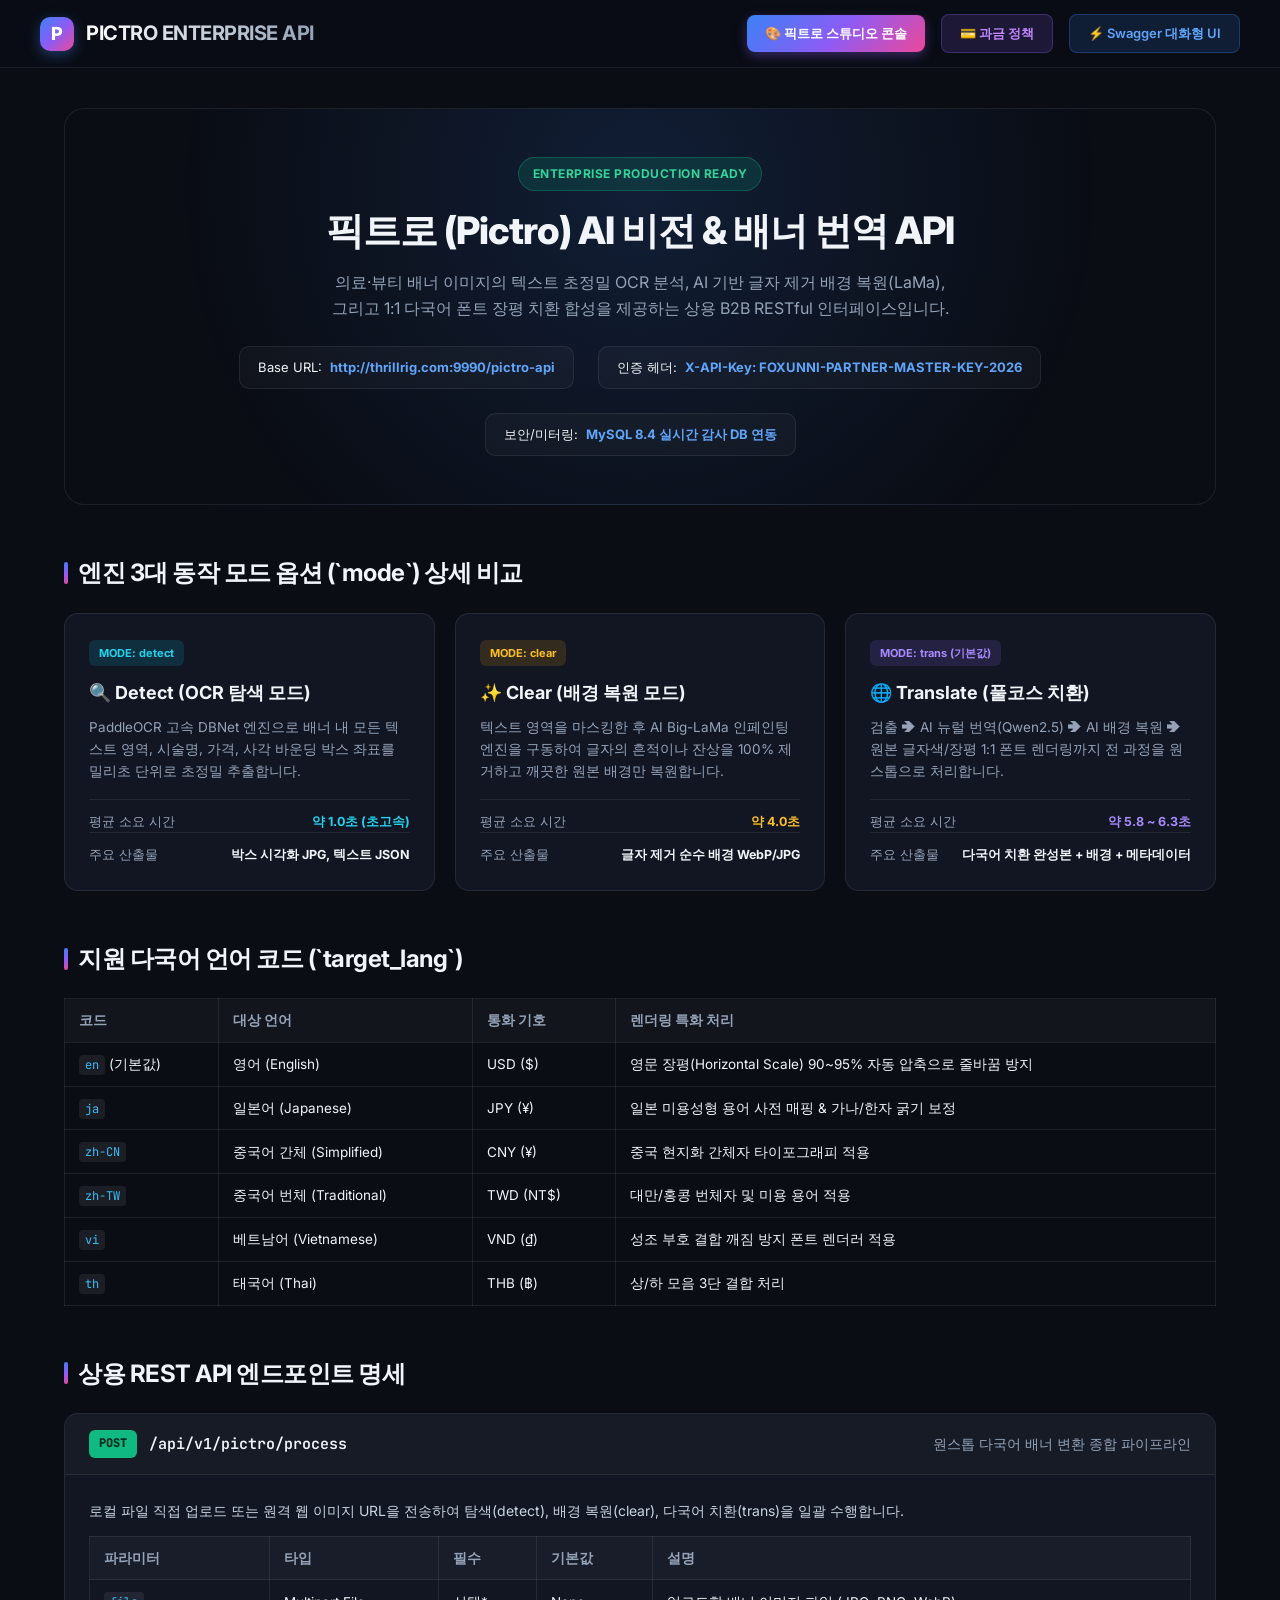
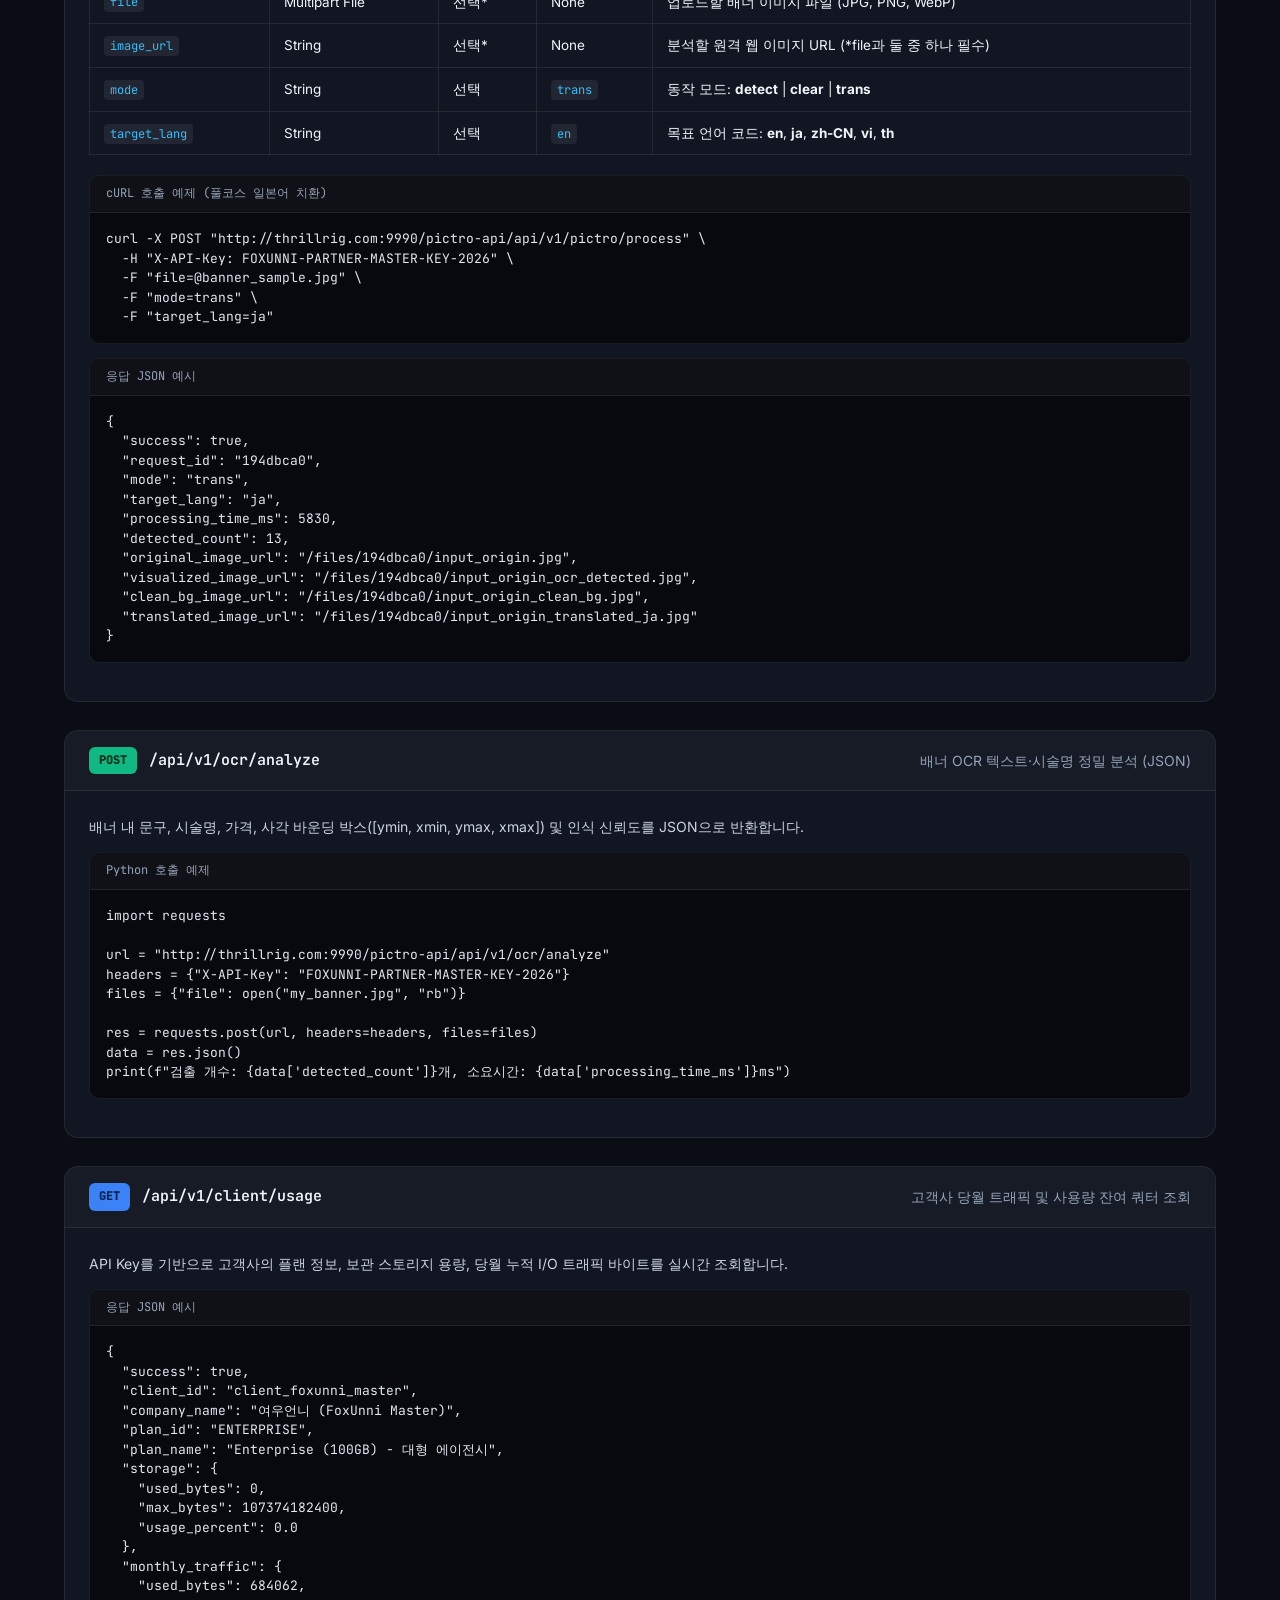
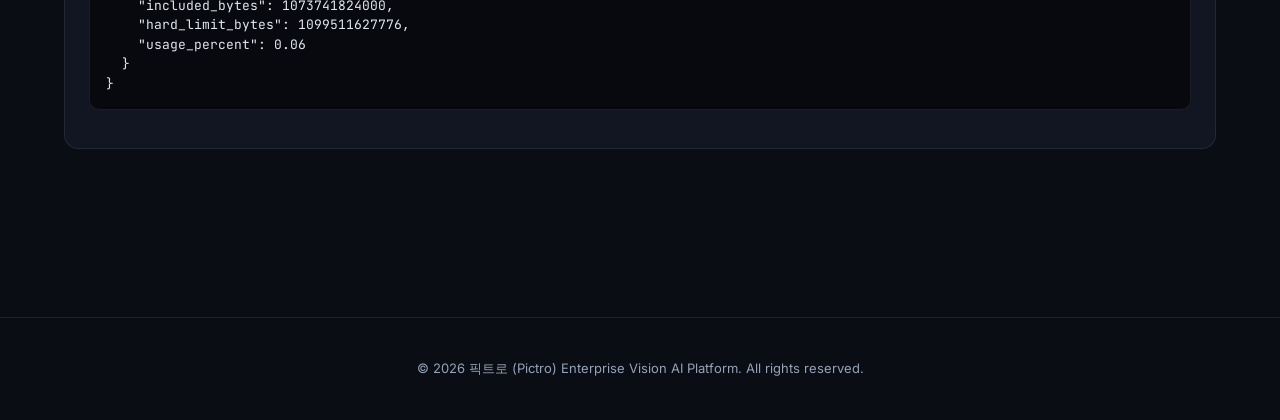
<file: Pictro/Program/Doc/pictro_api_guide.html>
<!DOCTYPE html>
<html lang="ko">
<head>
  <meta charset="UTF-8">
  <meta name="viewport" content="width=device-width, initial-scale=1.0">
  <title>픽트로 (Pictro) Enterprise REST API 공식 연동 매뉴얼</title>
  <link rel="preconnect" href="https://fonts.googleapis.com">
  <link rel="preconnect" href="https://fonts.gstatic.com" crossorigin>
  <link href="https://fonts.googleapis.com/css2?family=Inter:wght@300;400;500;600;700;800&family=JetBrains+Mono:wght@400;500;600&display=swap" rel="stylesheet">
  <style>
    :root {
      --bg-primary: #0a0d14;
      --bg-secondary: #111622;
      --bg-card: rgba(22, 28, 42, 0.7);
      --bg-code: #07090e;
      --border-color: rgba(255, 255, 255, 0.08);
      --border-highlight: rgba(79, 140, 255, 0.3);
      --text-main: #f1f5f9;
      --text-muted: #94a3b8;
      --accent-blue: #3b82f6;
      --accent-purple: #8b5cf6;
      --accent-cyan: #06b6d4;
      --accent-emerald: #10b981;
      --accent-amber: #f59e0b;
      --accent-rose: #f43f5e;
      --gradient-brand: linear-gradient(135deg, #3b82f6 0%, #8b5cf6 50%, #ec4899 100%);
    }

    * { box-sizing: border-box; margin: 0; padding: 0; }
    body {
      font-family: 'Inter', -apple-system, sans-serif;
      background-color: var(--bg-primary);
      color: var(--text-main);
      line-height: 1.65;
      padding: 0;
      margin: 0;
      overflow-x: hidden;
    }

    /* Top Navigation */
    .top-nav {
      position: sticky;
      top: 0;
      z-index: 100;
      backdrop-filter: blur(16px);
      background: rgba(10, 13, 20, 0.85);
      border-bottom: 1px solid var(--border-color);
      display: flex;
      justify-content: space-between;
      align-items: center;
      padding: 14px 40px;
    }
    .brand-wrap {
      display: flex;
      align-items: center;
      gap: 12px;
      text-decoration: none;
    }
    .brand-logo {
      width: 34px;
      height: 34px;
      border-radius: 10px;
      background: var(--gradient-brand);
      display: flex;
      align-items: center;
      justify-content: center;
      font-weight: 800;
      font-size: 18px;
      color: #fff;
      box-shadow: 0 4px 14px rgba(59, 130, 246, 0.4);
    }
    .brand-text {
      font-size: 20px;
      font-weight: 700;
      letter-spacing: -0.5px;
      background: linear-gradient(90deg, #ffffff, #94a3b8);
      -webkit-background-clip: text;
      -webkit-text-fill-color: transparent;
    }
    .nav-links {
      display: flex;
      gap: 16px;
      align-items: center;
    }
    .nav-btn {
      padding: 8px 18px;
      border-radius: 8px;
      font-size: 13px;
      font-weight: 600;
      text-decoration: none;
      transition: all 0.2s ease;
    }
    .btn-swagger {
      background: rgba(59, 130, 246, 0.15);
      color: #60a5fa;
      border: 1px solid rgba(59, 130, 246, 0.3);
    }
    .btn-swagger:hover {
      background: rgba(59, 130, 246, 0.25);
      border-color: #60a5fa;
      transform: translateY(-1px);
    }
    .btn-studio {
      background: var(--gradient-brand);
      color: #fff;
      border: none;
      box-shadow: 0 4px 12px rgba(139, 92, 246, 0.35);
    }
    .btn-studio:hover {
      opacity: 0.95;
      transform: translateY(-1px);
    }

    /* Container */
    .container {
      max-width: 1200px;
      margin: 0 auto;
      padding: 40px 24px 80px 24px;
    }

    /* Hero Banner */
    .hero-box {
      text-align: center;
      padding: 48px 20px;
      background: radial-gradient(circle at 50% 20%, rgba(59, 130, 246, 0.15) 0%, transparent 70%);
      border-radius: 20px;
      border: 1px solid var(--border-color);
      margin-bottom: 40px;
    }
    .hero-badge {
      display: inline-block;
      padding: 6px 14px;
      border-radius: 30px;
      background: rgba(16, 185, 129, 0.15);
      color: #34d399;
      font-size: 12px;
      font-weight: 700;
      letter-spacing: 0.5px;
      margin-bottom: 16px;
      border: 1px solid rgba(16, 185, 129, 0.3);
    }
    .hero-title {
      font-size: 38px;
      font-weight: 800;
      letter-spacing: -1px;
      margin-bottom: 14px;
      line-height: 1.25;
    }
    .hero-sub {
      color: var(--text-muted);
      font-size: 16px;
      max-width: 720px;
      margin: 0 auto 24px auto;
    }
    .key-info-bar {
      display: flex;
      justify-content: center;
      gap: 24px;
      flex-wrap: wrap;
    }
    .key-item {
      background: rgba(255, 255, 255, 0.03);
      border: 1px solid var(--border-color);
      padding: 10px 18px;
      border-radius: 10px;
      font-size: 13px;
      display: flex;
      gap: 8px;
      align-items: center;
    }
    .key-item strong { color: #60a5fa; }

    /* Section */
    .section-title {
      font-size: 24px;
      font-weight: 700;
      margin: 48px 0 20px 0;
      display: flex;
      align-items: center;
      gap: 10px;
      letter-spacing: -0.5px;
    }
    .section-title::before {
      content: "";
      width: 4px;
      height: 22px;
      background: var(--gradient-brand);
      border-radius: 2px;
    }

    /* Cards Grid */
    .grid-3 {
      display: grid;
      grid-template-columns: repeat(auto-fit, minmax(320px, 1fr));
      gap: 20px;
      margin-bottom: 30px;
    }
    .card {
      background: var(--bg-card);
      border: 1px solid var(--border-color);
      border-radius: 14px;
      padding: 24px;
      transition: all 0.25s ease;
      position: relative;
      overflow: hidden;
    }
    .card:hover {
      border-color: var(--border-highlight);
      transform: translateY(-2px);
      box-shadow: 0 10px 30px rgba(0, 0, 0, 0.4);
    }
    .card-badge {
      display: inline-block;
      padding: 4px 10px;
      border-radius: 6px;
      font-size: 11px;
      font-weight: 700;
      margin-bottom: 12px;
    }
    .badge-detect { background: rgba(6, 182, 212, 0.15); color: #22d3ee; }
    .badge-clear { background: rgba(245, 158, 11, 0.15); color: #fbbf24; }
    .badge-trans { background: rgba(139, 92, 246, 0.15); color: #a78bfa; }
    .card-title {
      font-size: 18px;
      font-weight: 700;
      margin-bottom: 8px;
    }
    .card-desc {
      color: var(--text-muted);
      font-size: 13.5px;
      margin-bottom: 16px;
      min-height: 60px;
    }
    .card-stat {
      display: flex;
      justify-content: space-between;
      border-top: 1px solid var(--border-color);
      padding-top: 12px;
      font-size: 12.5px;
      color: #94a3b8;
    }
    .stat-val { font-weight: 700; color: #f1f5f9; }

    /* Endpoint Block */
    .endpoint-block {
      background: var(--bg-secondary);
      border: 1px solid var(--border-color);
      border-radius: 14px;
      margin-bottom: 28px;
      overflow: hidden;
    }
    .endpoint-header {
      padding: 16px 24px;
      background: rgba(255, 255, 255, 0.02);
      border-bottom: 1px solid var(--border-color);
      display: flex;
      justify-content: space-between;
      align-items: center;
      flex-wrap: wrap;
      gap: 12px;
    }
    .ep-left {
      display: flex;
      align-items: center;
      gap: 12px;
    }
    .method-tag {
      padding: 4px 10px;
      border-radius: 6px;
      font-size: 12px;
      font-weight: 800;
      font-family: 'JetBrains Mono', monospace;
    }
    .method-post { background: #10b981; color: #042f1f; }
    .method-get { background: #3b82f6; color: #08244f; }
    .ep-path {
      font-family: 'JetBrains Mono', monospace;
      font-size: 15px;
      font-weight: 600;
      color: #f1f5f9;
    }
    .ep-title {
      color: var(--text-muted);
      font-size: 14px;
    }
    .endpoint-body {
      padding: 24px;
    }
    .param-table {
      width: 100%;
      border-collapse: collapse;
      margin: 14px 0 20px 0;
      font-size: 13.5px;
    }
    .param-table th, .param-table td {
      padding: 10px 14px;
      border: 1px solid var(--border-color);
      text-align: left;
    }
    .param-table th {
      background: rgba(255, 255, 255, 0.03);
      color: #94a3b8;
      font-weight: 600;
    }
    .code-tag {
      font-family: 'JetBrains Mono', monospace;
      background: rgba(255, 255, 255, 0.07);
      padding: 2px 6px;
      border-radius: 4px;
      font-size: 12px;
      color: #38bdf8;
    }

    /* Code Box */
    .code-container {
      background: var(--bg-code);
      border: 1px solid var(--border-color);
      border-radius: 10px;
      margin: 14px 0;
      overflow: hidden;
    }
    .code-header {
      background: rgba(255, 255, 255, 0.03);
      padding: 8px 16px;
      display: flex;
      justify-content: space-between;
      align-items: center;
      font-size: 12px;
      color: var(--text-muted);
      font-family: 'JetBrains Mono', monospace;
      border-bottom: 1px solid var(--border-color);
    }
    pre {
      padding: 16px;
      overflow-x: auto;
      font-family: 'JetBrains Mono', monospace;
      font-size: 13px;
      color: #e2e8f0;
      line-height: 1.5;
    }

    /* Footer */
    footer {
      text-align: center;
      padding: 40px 20px;
      color: var(--text-muted);
      font-size: 13px;
      border-top: 1px solid var(--border-color);
      margin-top: 60px;
    }
  </style>
</head>
<body>

  <!-- Top Nav -->
  <nav class="top-nav">
    <a href="/pictro-api/guide" class="brand-wrap">
      <div class="brand-logo">P</div>
      <div class="brand-text">PICTRO ENTERPRISE API</div>
    </a>
    <div class="nav-links">
      <a href="/pictro/" target="_blank" class="nav-btn btn-studio">🎨 픽트로 스튜디오 콘솔</a>
      <a href="/pictro-api/billing" class="nav-btn" style="background: rgba(139, 92, 246, 0.15); color: #c084fc; border: 1px solid rgba(139, 92, 246, 0.3);">💳 과금 정책</a>
      <a href="/pictro-api/docs" target="_blank" class="nav-btn btn-swagger">⚡ Swagger 대화형 UI</a>
    </div>
  </nav>

  <div class="container">
    <!-- Hero Box -->
    <div class="hero-box">
      <div class="hero-badge">ENTERPRISE PRODUCTION READY</div>
      <h1 class="hero-title">픽트로 (Pictro) AI 비전 & 배너 번역 API</h1>
      <p class="hero-sub">
        의료·뷰티 배너 이미지의 텍스트 초정밀 OCR 분석, AI 기반 글자 제거 배경 복원(LaMa),<br>
        그리고 1:1 다국어 폰트 장평 치환 합성을 제공하는 상용 B2B RESTful 인터페이스입니다.
      </p>
      <div class="key-info-bar">
        <div class="key-item">Base URL: <strong>http://thrillrig.com:9990/pictro-api</strong></div>
        <div class="key-item">인증 헤더: <strong>X-API-Key: FOXUNNI-PARTNER-MASTER-KEY-2026</strong></div>
        <div class="key-item">보안/미터링: <strong>MySQL 8.4 실시간 감사 DB 연동</strong></div>
      </div>
    </div>

    <!-- 3 Core Modes -->
    <h2 class="section-title">엔진 3대 동작 모드 옵션 (`mode`) 상세 비교</h2>
    <div class="grid-3">
      <div class="card">
        <span class="card-badge badge-detect">MODE: detect</span>
        <h3 class="card-title">🔍 Detect (OCR 탐색 모드)</h3>
        <p class="card-desc">
          PaddleOCR 고속 DBNet 엔진으로 배너 내 모든 텍스트 영역, 시술명, 가격, 사각 바운딩 박스 좌표를 밀리초 단위로 초정밀 추출합니다.
        </p>
        <div class="card-stat">
          <span>평균 소요 시간</span>
          <span class="stat-val" style="color: #22d3ee;">약 1.0초 (초고속)</span>
        </div>
        <div class="card-stat">
          <span>주요 산출물</span>
          <span class="stat-val">박스 시각화 JPG, 텍스트 JSON</span>
        </div>
      </div>

      <div class="card">
        <span class="card-badge badge-clear">MODE: clear</span>
        <h3 class="card-title">✨ Clear (배경 복원 모드)</h3>
        <p class="card-desc">
          텍스트 영역을 마스킹한 후 AI Big-LaMa 인페인팅 엔진을 구동하여 글자의 흔적이나 잔상을 100% 제거하고 깨끗한 원본 배경만 복원합니다.
        </p>
        <div class="card-stat">
          <span>평균 소요 시간</span>
          <span class="stat-val" style="color: #fbbf24;">약 4.0초</span>
        </div>
        <div class="card-stat">
          <span>주요 산출물</span>
          <span class="stat-val">글자 제거 순수 배경 WebP/JPG</span>
        </div>
      </div>

      <div class="card">
        <span class="card-badge badge-trans">MODE: trans (기본값)</span>
        <h3 class="card-title">🌐 Translate (풀코스 치환)</h3>
        <p class="card-desc">
          검출 ➔ AI 뉴럴 번역(Qwen2.5) ➔ AI 배경 복원 ➔ 원본 글자색/장평 1:1 폰트 렌더링까지 전 과정을 원스톱으로 처리합니다.
        </p>
        <div class="card-stat">
          <span>평균 소요 시간</span>
          <span class="stat-val" style="color: #a78bfa;">약 5.8 ~ 6.3초</span>
        </div>
        <div class="card-stat">
          <span>주요 산출물</span>
          <span class="stat-val">다국어 치환 완성본 + 배경 + 메타데이터</span>
        </div>
      </div>
    </div>

    <!-- Supported Languages -->
    <h2 class="section-title">지원 다국어 언어 코드 (`target_lang`)</h2>
    <table class="param-table">
      <thead>
        <tr>
          <th>코드</th>
          <th>대상 언어</th>
          <th>통화 기호</th>
          <th>렌더링 특화 처리</th>
        </tr>
      </thead>
      <tbody>
        <tr>
          <td><span class="code-tag">en</span> (기본값)</td>
          <td>영어 (English)</td>
          <td>USD ($)</td>
          <td>영문 장평(Horizontal Scale) 90~95% 자동 압축으로 줄바꿈 방지</td>
        </tr>
        <tr>
          <td><span class="code-tag">ja</span></td>
          <td>일본어 (Japanese)</td>
          <td>JPY (¥)</td>
          <td>일본 미용성형 용어 사전 매핑 & 가나/한자 굵기 보정</td>
        </tr>
        <tr>
          <td><span class="code-tag">zh-CN</span></td>
          <td>중국어 간체 (Simplified)</td>
          <td>CNY (¥)</td>
          <td>중국 현지화 간체자 타이포그래피 적용</td>
        </tr>
        <tr>
          <td><span class="code-tag">zh-TW</span></td>
          <td>중국어 번체 (Traditional)</td>
          <td>TWD (NT$)</td>
          <td>대만/홍콩 번체자 및 미용 용어 적용</td>
        </tr>
        <tr>
          <td><span class="code-tag">vi</span></td>
          <td>베트남어 (Vietnamese)</td>
          <td>VND (₫)</td>
          <td>성조 부호 결합 깨짐 방지 폰트 렌더러 적용</td>
        </tr>
        <tr>
          <td><span class="code-tag">th</span></td>
          <td>태국어 (Thai)</td>
          <td>THB (฿)</td>
          <td>상/하 모음 3단 결합 처리</td>
        </tr>
      </tbody>
    </table>

    <!-- Endpoints -->
    <h2 class="section-title">상용 REST API 엔드포인트 명세</h2>

    <!-- Endpoint 1 -->
    <div class="endpoint-block">
      <div class="endpoint-header">
        <div class="ep-left">
          <span class="method-tag method-post">POST</span>
          <span class="ep-path">/api/v1/pictro/process</span>
        </div>
        <div class="ep-title">원스톱 다국어 배너 변환 종합 파이프라인</div>
      </div>
      <div class="endpoint-body">
        <p style="color: #cbd5e1; font-size: 14px; margin-bottom: 12px;">
          로컬 파일 직접 업로드 또는 원격 웹 이미지 URL을 전송하여 탐색(detect), 배경 복원(clear), 다국어 치환(trans)을 일괄 수행합니다.
        </p>
        <table class="param-table">
          <thead>
            <tr>
              <th>파라미터</th>
              <th>타입</th>
              <th>필수</th>
              <th>기본값</th>
              <th>설명</th>
            </tr>
          </thead>
          <tbody>
            <tr>
              <td><span class="code-tag">file</span></td>
              <td>Multipart File</td>
              <td>선택*</td>
              <td>None</td>
              <td>업로드할 배너 이미지 파일 (JPG, PNG, WebP)</td>
            </tr>
            <tr>
              <td><span class="code-tag">image_url</span></td>
              <td>String</td>
              <td>선택*</td>
              <td>None</td>
              <td>분석할 원격 웹 이미지 URL (*file과 둘 중 하나 필수)</td>
            </tr>
            <tr>
              <td><span class="code-tag">mode</span></td>
              <td>String</td>
              <td>선택</td>
              <td><span class="code-tag">trans</span></td>
              <td>동작 모드: <strong>detect</strong> | <strong>clear</strong> | <strong>trans</strong></td>
            </tr>
            <tr>
              <td><span class="code-tag">target_lang</span></td>
              <td>String</td>
              <td>선택</td>
              <td><span class="code-tag">en</span></td>
              <td>목표 언어 코드: <strong>en</strong>, <strong>ja</strong>, <strong>zh-CN</strong>, <strong>vi</strong>, <strong>th</strong></td>
            </tr>
          </tbody>
        </table>

        <!-- Code Example -->
        <div class="code-container">
          <div class="code-header">
            <span>cURL 호출 예제 (풀코스 일본어 치환)</span>
          </div>
          <pre>curl -X POST "http://thrillrig.com:9990/pictro-api/api/v1/pictro/process" \
  -H "X-API-Key: FOXUNNI-PARTNER-MASTER-KEY-2026" \
  -F "file=@banner_sample.jpg" \
  -F "mode=trans" \
  -F "target_lang=ja"</pre>
        </div>

        <div class="code-container">
          <div class="code-header">
            <span>응답 JSON 예시</span>
          </div>
          <pre>{
  "success": true,
  "request_id": "194dbca0",
  "mode": "trans",
  "target_lang": "ja",
  "processing_time_ms": 5830,
  "detected_count": 13,
  "original_image_url": "/files/194dbca0/input_origin.jpg",
  "visualized_image_url": "/files/194dbca0/input_origin_ocr_detected.jpg",
  "clean_bg_image_url": "/files/194dbca0/input_origin_clean_bg.jpg",
  "translated_image_url": "/files/194dbca0/input_origin_translated_ja.jpg"
}</pre>
        </div>
      </div>
    </div>

    <!-- Endpoint 2 -->
    <div class="endpoint-block">
      <div class="endpoint-header">
        <div class="ep-left">
          <span class="method-tag method-post">POST</span>
          <span class="ep-path">/api/v1/ocr/analyze</span>
        </div>
        <div class="ep-title">배너 OCR 텍스트·시술명 정밀 분석 (JSON)</div>
      </div>
      <div class="endpoint-body">
        <p style="color: #cbd5e1; font-size: 14px; margin-bottom: 12px;">
          배너 내 문구, 시술명, 가격, 사각 바운딩 박스([ymin, xmin, ymax, xmax]) 및 인식 신뢰도를 JSON으로 반환합니다.
        </p>
        <div class="code-container">
          <div class="code-header">
            <span>Python 호출 예제</span>
          </div>
          <pre>import requests

url = "http://thrillrig.com:9990/pictro-api/api/v1/ocr/analyze"
headers = {"X-API-Key": "FOXUNNI-PARTNER-MASTER-KEY-2026"}
files = {"file": open("my_banner.jpg", "rb")}

res = requests.post(url, headers=headers, files=files)
data = res.json()
print(f"검출 개수: {data['detected_count']}개, 소요시간: {data['processing_time_ms']}ms")</pre>
        </div>
      </div>
    </div>

    <!-- Endpoint 3 -->
    <div class="endpoint-block">
      <div class="endpoint-header">
        <div class="ep-left">
          <span class="method-tag method-get">GET</span>
          <span class="ep-path">/api/v1/client/usage</span>
        </div>
        <div class="ep-title">고객사 당월 트래픽 및 사용량 잔여 쿼터 조회</div>
      </div>
      <div class="endpoint-body">
        <p style="color: #cbd5e1; font-size: 14px; margin-bottom: 12px;">
          API Key를 기반으로 고객사의 플랜 정보, 보관 스토리지 용량, 당월 누적 I/O 트래픽 바이트를 실시간 조회합니다.
        </p>
        <div class="code-container">
          <div class="code-header">
            <span>응답 JSON 예시</span>
          </div>
          <pre>{
  "success": true,
  "client_id": "client_foxunni_master",
  "company_name": "여우언니 (FoxUnni Master)",
  "plan_id": "ENTERPRISE",
  "plan_name": "Enterprise (100GB) - 대형 에이전시",
  "storage": {
    "used_bytes": 0,
    "max_bytes": 107374182400,
    "usage_percent": 0.0
  },
  "monthly_traffic": {
    "used_bytes": 684062,
    "included_bytes": 1073741824000,
    "hard_limit_bytes": 1099511627776,
    "usage_percent": 0.06
  }
}</pre>
        </div>
      </div>
    </div>

  </div>

  <footer>
    &copy; 2026 픽트로 (Pictro) Enterprise Vision AI Platform. All rights reserved.
  </footer>
</body>
</html>
</file>
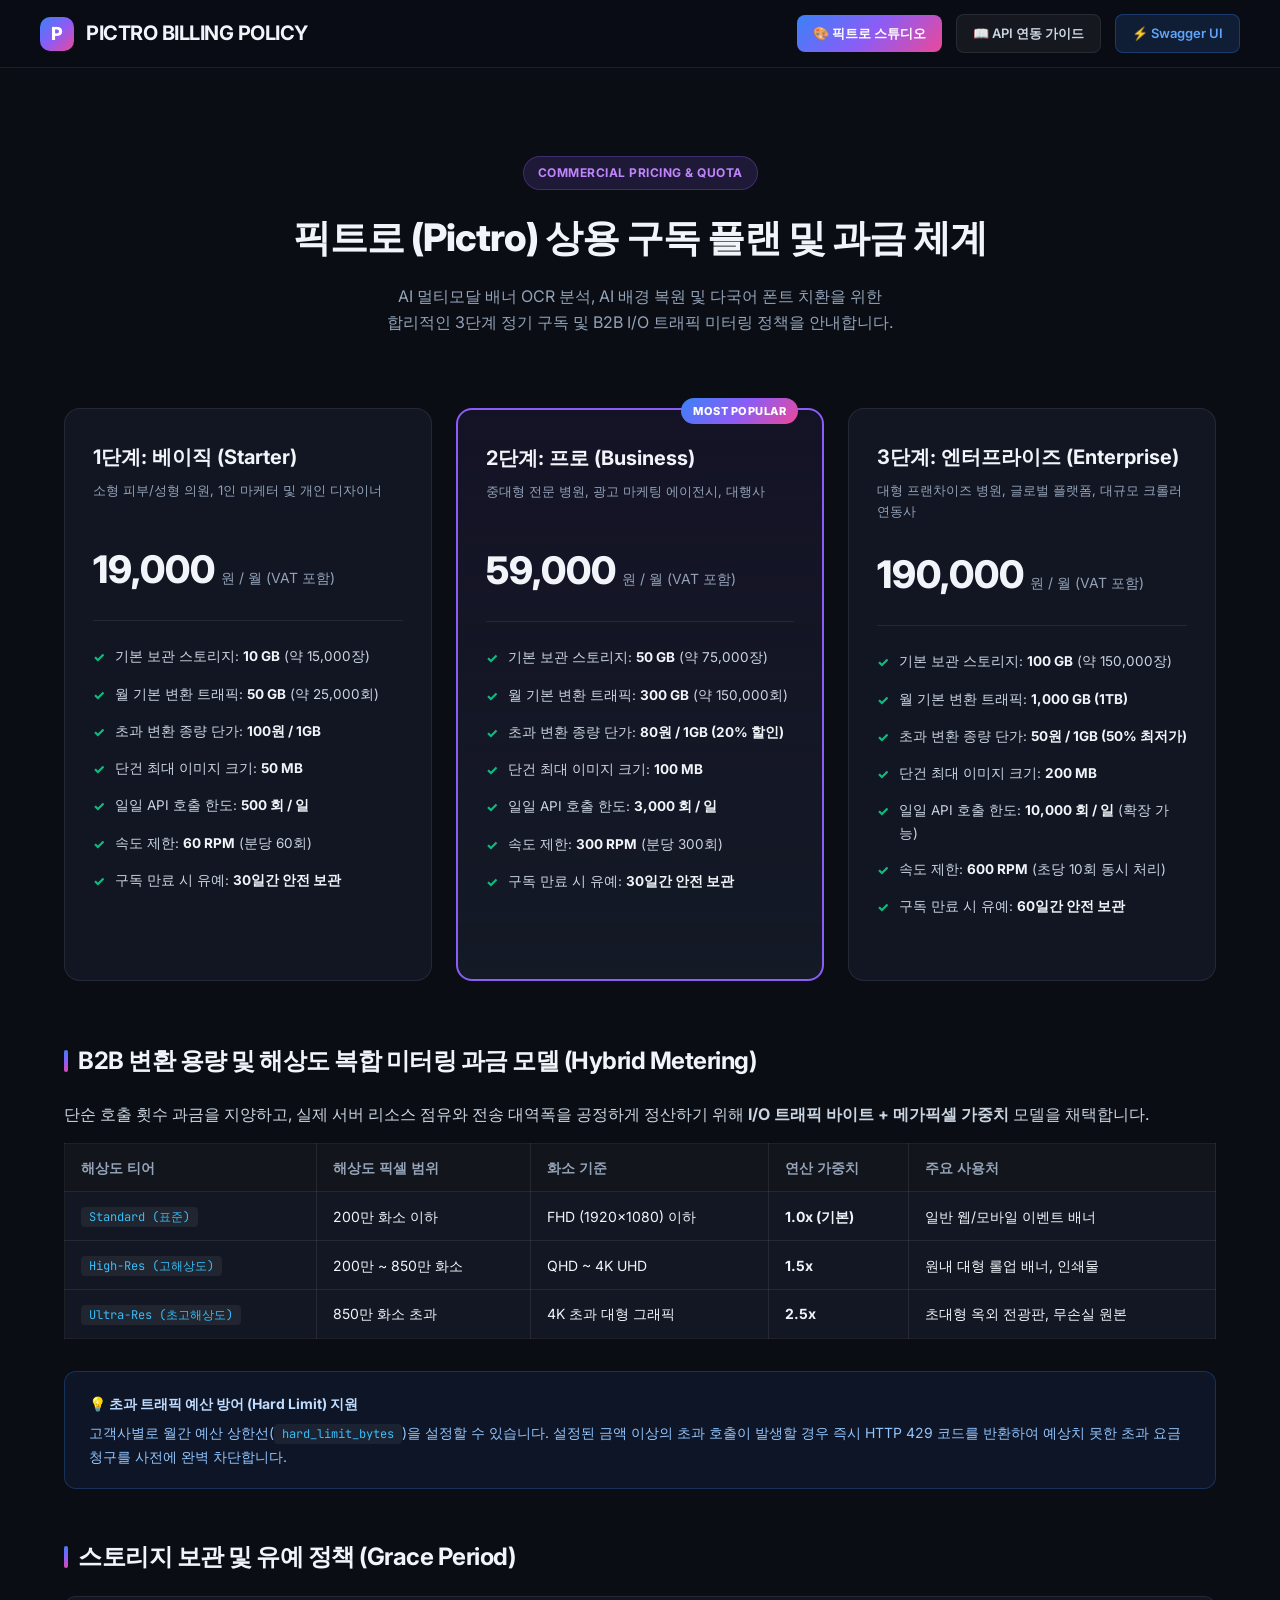
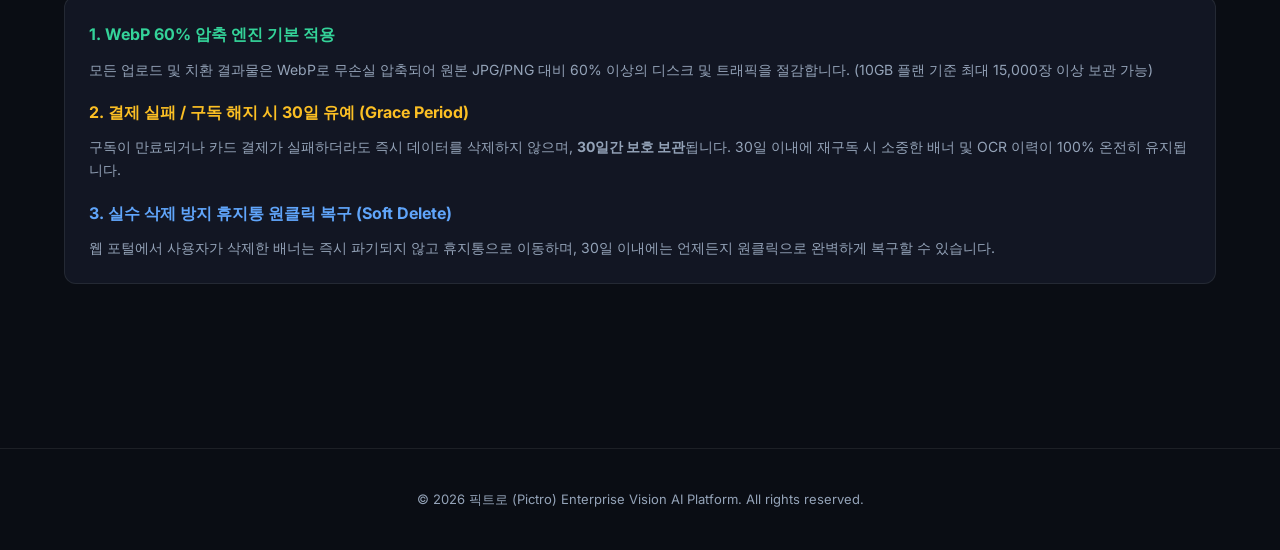
<file: Pictro/Program/Doc/pictro_billing_policy.html>
<!DOCTYPE html>
<html lang="ko">
<head>
  <meta charset="UTF-8">
  <meta name="viewport" content="width=device-width, initial-scale=1.0">
  <title>픽트로 (Pictro) 상용 구독 플랜 및 B2B 과금 체계 안내</title>
  <link rel="preconnect" href="https://fonts.googleapis.com">
  <link rel="preconnect" href="https://fonts.gstatic.com" crossorigin>
  <link href="https://fonts.googleapis.com/css2?family=Inter:wght@300;400;500;600;700;800&family=JetBrains+Mono:wght@400;500;600&display=swap" rel="stylesheet">
  <style>
    :root {
      --bg-primary: #0a0d14;
      --bg-secondary: #111622;
      --bg-card: rgba(22, 28, 42, 0.7);
      --bg-code: #07090e;
      --border-color: rgba(255, 255, 255, 0.08);
      --border-highlight: rgba(79, 140, 255, 0.3);
      --text-main: #f1f5f9;
      --text-muted: #94a3b8;
      --accent-blue: #3b82f6;
      --accent-purple: #8b5cf6;
      --accent-emerald: #10b981;
      --accent-amber: #f59e0b;
      --gradient-brand: linear-gradient(135deg, #3b82f6 0%, #8b5cf6 50%, #ec4899 100%);
    }

    * { box-sizing: border-box; margin: 0; padding: 0; }
    body {
      font-family: 'Inter', -apple-system, sans-serif;
      background-color: var(--bg-primary);
      color: var(--text-main);
      line-height: 1.65;
    }

    /* Top Nav */
    .top-nav {
      position: sticky;
      top: 0;
      z-index: 100;
      backdrop-filter: blur(16px);
      background: rgba(10, 13, 20, 0.85);
      border-bottom: 1px solid var(--border-color);
      display: flex;
      justify-content: space-between;
      align-items: center;
      padding: 14px 40px;
    }
    .brand-wrap {
      display: flex;
      align-items: center;
      gap: 12px;
      text-decoration: none;
    }
    .brand-logo {
      width: 34px;
      height: 34px;
      border-radius: 10px;
      background: var(--gradient-brand);
      display: flex;
      align-items: center;
      justify-content: center;
      font-weight: 800;
      font-size: 18px;
      color: #fff;
    }
    .brand-text {
      font-size: 20px;
      font-weight: 700;
      letter-spacing: -0.5px;
      color: #f1f5f9;
    }
    .nav-links {
      display: flex;
      gap: 14px;
      align-items: center;
    }
    .nav-btn {
      padding: 8px 16px;
      border-radius: 8px;
      font-size: 13px;
      font-weight: 600;
      text-decoration: none;
      transition: all 0.2s ease;
    }
    .btn-guide {
      background: rgba(255, 255, 255, 0.05);
      color: #cbd5e1;
      border: 1px solid var(--border-color);
    }
    .btn-guide:hover {
      background: rgba(255, 255, 255, 0.1);
      color: #fff;
    }
    .btn-swagger {
      background: rgba(59, 130, 246, 0.15);
      color: #60a5fa;
      border: 1px solid rgba(59, 130, 246, 0.3);
    }
    .btn-studio {
      background: var(--gradient-brand);
      color: #fff;
      border: none;
    }

    /* Container */
    .container {
      max-width: 1200px;
      margin: 0 auto;
      padding: 40px 24px 80px 24px;
    }

    /* Header */
    .header-box {
      text-align: center;
      padding: 48px 20px 32px 20px;
    }
    .header-badge {
      display: inline-block;
      padding: 6px 14px;
      border-radius: 30px;
      background: rgba(139, 92, 246, 0.15);
      color: #c084fc;
      font-size: 12px;
      font-weight: 700;
      letter-spacing: 0.5px;
      margin-bottom: 16px;
      border: 1px solid rgba(139, 92, 246, 0.3);
    }
    .header-title {
      font-size: 38px;
      font-weight: 800;
      letter-spacing: -1px;
      margin-bottom: 14px;
    }
    .header-desc {
      color: var(--text-muted);
      font-size: 16px;
      max-width: 680px;
      margin: 0 auto;
    }

    /* Pricing Grid (3 Plans) */
    .pricing-grid {
      display: grid;
      grid-template-columns: repeat(auto-fit, minmax(320px, 1fr));
      gap: 24px;
      margin: 40px 0 60px 0;
    }
    .plan-card {
      background: var(--bg-card);
      border: 1px solid var(--border-color);
      border-radius: 16px;
      padding: 32px 28px;
      display: flex;
      flex-direction: column;
      position: relative;
      transition: all 0.3s ease;
    }
    .plan-card:hover {
      border-color: var(--border-highlight);
      transform: translateY(-4px);
      box-shadow: 0 16px 40px rgba(0, 0, 0, 0.4);
    }
    .plan-card.featured {
      border: 2px solid #8b5cf6;
      background: linear-gradient(180deg, rgba(139, 92, 246, 0.08) 0%, rgba(22, 28, 42, 0.8) 100%);
    }
    .featured-tag {
      position: absolute;
      top: -12px;
      right: 24px;
      background: var(--gradient-brand);
      color: #fff;
      font-size: 11px;
      font-weight: 800;
      padding: 4px 12px;
      border-radius: 20px;
      letter-spacing: 0.5px;
    }
    .plan-name {
      font-size: 20px;
      font-weight: 700;
      margin-bottom: 6px;
    }
    .plan-target {
      color: var(--text-muted);
      font-size: 13px;
      min-height: 38px;
      margin-bottom: 20px;
    }
    .plan-price-wrap {
      display: flex;
      align-items: baseline;
      gap: 6px;
      margin-bottom: 24px;
      padding-bottom: 20px;
      border-bottom: 1px solid var(--border-color);
    }
    .price-num {
      font-size: 38px;
      font-weight: 800;
      color: #f1f5f9;
    }
    .price-unit {
      color: var(--text-muted);
      font-size: 14px;
    }
    .feature-list {
      list-style: none;
      display: flex;
      flex-direction: column;
      gap: 14px;
      font-size: 13.5px;
      margin-bottom: 30px;
      flex-grow: 1;
    }
    .feature-item {
      display: flex;
      align-items: flex-start;
      gap: 10px;
      color: #cbd5e1;
    }
    .feature-item strong {
      color: #f1f5f9;
    }
    .check-icon {
      color: #10b981;
      font-weight: 800;
      margin-top: 1px;
    }

    /* Section Styling */
    .section-title {
      font-size: 24px;
      font-weight: 700;
      margin: 48px 0 20px 0;
      display: flex;
      align-items: center;
      gap: 10px;
      letter-spacing: -0.5px;
    }
    .section-title::before {
      content: "";
      width: 4px;
      height: 22px;
      background: var(--gradient-brand);
      border-radius: 2px;
    }

    /* Tables */
    .data-table {
      width: 100%;
      border-collapse: collapse;
      margin: 16px 0 32px 0;
      font-size: 14px;
    }
    .data-table th, .data-table td {
      padding: 12px 16px;
      border: 1px solid var(--border-color);
      text-align: left;
    }
    .data-table th {
      background: rgba(255, 255, 255, 0.03);
      color: #94a3b8;
      font-weight: 600;
    }
    .data-table td {
      background: var(--bg-card);
    }
    .tag {
      font-family: 'JetBrains Mono', monospace;
      background: rgba(255, 255, 255, 0.06);
      padding: 2px 8px;
      border-radius: 4px;
      font-size: 12px;
      color: #38bdf8;
    }

    /* Notice Box */
    .notice-box {
      background: rgba(59, 130, 246, 0.08);
      border: 1px solid rgba(59, 130, 246, 0.25);
      border-radius: 12px;
      padding: 20px 24px;
      margin: 24px 0;
      font-size: 14px;
      color: #93c5fd;
    }
    .notice-title {
      font-weight: 700;
      color: #bfdbfe;
      margin-bottom: 6px;
      display: flex;
      align-items: center;
      gap: 8px;
    }

    footer {
      text-align: center;
      padding: 40px 20px;
      color: var(--text-muted);
      font-size: 13px;
      border-top: 1px solid var(--border-color);
      margin-top: 60px;
    }
  </style>
</head>
<body>

  <!-- Top Nav -->
  <nav class="top-nav">
    <a href="/pictro-api/billing" class="brand-wrap">
      <div class="brand-logo">P</div>
      <div class="brand-text">PICTRO BILLING POLICY</div>
    </a>
    <div class="nav-links">
      <a href="/pictro/" target="_blank" class="nav-btn btn-studio">🎨 픽트로 스튜디오</a>
      <a href="/pictro-api/guide" class="nav-btn btn-guide">📖 API 연동 가이드</a>
      <a href="/pictro-api/docs" target="_blank" class="nav-btn btn-swagger">⚡ Swagger UI</a>
    </div>
  </nav>

  <div class="container">
    <!-- Header -->
    <div class="header-box">
      <div class="header-badge">COMMERCIAL PRICING & QUOTA</div>
      <h1 class="header-title">픽트로 (Pictro) 상용 구독 플랜 및 과금 체계</h1>
      <p class="header-desc">
        AI 멀티모달 배너 OCR 분석, AI 배경 복원 및 다국어 폰트 치환을 위한<br>
        합리적인 3단계 정기 구독 및 B2B I/O 트래픽 미터링 정책을 안내합니다.
      </p>
    </div>

    <!-- 3 Plan Cards -->
    <div class="pricing-grid">
      <!-- Plan 1 -->
      <div class="plan-card">
        <div class="plan-name">1단계: 베이직 (Starter)</div>
        <div class="plan-target">소형 피부/성형 의원, 1인 마케터 및 개인 디자이너</div>
        <div class="plan-price-wrap">
          <span class="price-num">19,000</span>
          <span class="price-unit">원 / 월 (VAT 포함)</span>
        </div>
        <ul class="feature-list">
          <li class="feature-item"><span class="check-icon">✓</span><span>기본 보관 스토리지: <strong>10 GB</strong> (약 15,000장)</span></li>
          <li class="feature-item"><span class="check-icon">✓</span><span>월 기본 변환 트래픽: <strong>50 GB</strong> (약 25,000회)</span></li>
          <li class="feature-item"><span class="check-icon">✓</span><span>초과 변환 종량 단가: <strong>100원 / 1GB</strong></span></li>
          <li class="feature-item"><span class="check-icon">✓</span><span>단건 최대 이미지 크기: <strong>50 MB</strong></span></li>
          <li class="feature-item"><span class="check-icon">✓</span><span>일일 API 호출 한도: <strong>500 회 / 일</strong></span></li>
          <li class="feature-item"><span class="check-icon">✓</span><span>속도 제한: <strong>60 RPM</strong> (분당 60회)</span></li>
          <li class="feature-item"><span class="check-icon">✓</span><span>구독 만료 시 유예: <strong>30일간 안전 보관</strong></span></li>
        </ul>
      </div>

      <!-- Plan 2 (Featured) -->
      <div class="plan-card featured">
        <span class="featured-tag">MOST POPULAR</span>
        <div class="plan-name">2단계: 프로 (Business)</div>
        <div class="plan-target">중대형 전문 병원, 광고 마케팅 에이전시, 대행사</div>
        <div class="plan-price-wrap">
          <span class="price-num">59,000</span>
          <span class="price-unit">원 / 월 (VAT 포함)</span>
        </div>
        <ul class="feature-list">
          <li class="feature-item"><span class="check-icon">✓</span><span>기본 보관 스토리지: <strong>50 GB</strong> (약 75,000장)</span></li>
          <li class="feature-item"><span class="check-icon">✓</span><span>월 기본 변환 트래픽: <strong>300 GB</strong> (약 150,000회)</span></li>
          <li class="feature-item"><span class="check-icon">✓</span><span>초과 변환 종량 단가: <strong>80원 / 1GB (20% 할인)</strong></span></li>
          <li class="feature-item"><span class="check-icon">✓</span><span>단건 최대 이미지 크기: <strong>100 MB</strong></span></li>
          <li class="feature-item"><span class="check-icon">✓</span><span>일일 API 호출 한도: <strong>3,000 회 / 일</strong></span></li>
          <li class="feature-item"><span class="check-icon">✓</span><span>속도 제한: <strong>300 RPM</strong> (분당 300회)</span></li>
          <li class="feature-item"><span class="check-icon">✓</span><span>구독 만료 시 유예: <strong>30일간 안전 보관</strong></span></li>
        </ul>
      </div>

      <!-- Plan 3 -->
      <div class="plan-card">
        <div class="plan-name">3단계: 엔터프라이즈 (Enterprise)</div>
        <div class="plan-target">대형 프랜차이즈 병원, 글로벌 플랫폼, 대규모 크롤러 연동사</div>
        <div class="plan-price-wrap">
          <span class="price-num">190,000</span>
          <span class="price-unit">원 / 월 (VAT 포함)</span>
        </div>
        <ul class="feature-list">
          <li class="feature-item"><span class="check-icon">✓</span><span>기본 보관 스토리지: <strong>100 GB</strong> (약 150,000장)</span></li>
          <li class="feature-item"><span class="check-icon">✓</span><span>월 기본 변환 트래픽: <strong>1,000 GB (1TB)</strong></span></li>
          <li class="feature-item"><span class="check-icon">✓</span><span>초과 변환 종량 단가: <strong>50원 / 1GB (50% 최저가)</strong></span></li>
          <li class="feature-item"><span class="check-icon">✓</span><span>단건 최대 이미지 크기: <strong>200 MB</strong></span></li>
          <li class="feature-item"><span class="check-icon">✓</span><span>일일 API 호출 한도: <strong>10,000 회 / 일</strong> (확장 가능)</span></li>
          <li class="feature-item"><span class="check-icon">✓</span><span>속도 제한: <strong>600 RPM</strong> (초당 10회 동시 처리)</span></li>
          <li class="feature-item"><span class="check-icon">✓</span><span>구독 만료 시 유예: <strong>60일간 안전 보관</strong></span></li>
        </ul>
      </div>
    </div>

    <!-- Hybrid Metering Section -->
    <h2 class="section-title">B2B 변환 용량 및 해상도 복합 미터링 과금 모델 (Hybrid Metering)</h2>
    <p style="color: #cbd5e1; margin-bottom: 16px;">
      단순 호출 횟수 과금을 지양하고, 실제 서버 리소스 점유와 전송 대역폭을 공정하게 정산하기 위해 <strong>I/O 트래픽 바이트 + 메가픽셀 가중치</strong> 모델을 채택합니다.
    </p>

    <table class="data-table">
      <thead>
        <tr>
          <th>해상도 티어</th>
          <th>해상도 픽셀 범위</th>
          <th>화소 기준</th>
          <th>연산 가중치</th>
          <th>주요 사용처</th>
        </tr>
      </thead>
      <tbody>
        <tr>
          <td><span class="tag">Standard (표준)</span></td>
          <td>200만 화소 이하</td>
          <td>FHD (1920×1080) 이하</td>
          <td><strong>1.0x (기본)</strong></td>
          <td>일반 웹/모바일 이벤트 배너</td>
        </tr>
        <tr>
          <td><span class="tag">High-Res (고해상도)</span></td>
          <td>200만 ~ 850만 화소</td>
          <td>QHD ~ 4K UHD</td>
          <td><strong>1.5x</strong></td>
          <td>원내 대형 롤업 배너, 인쇄물</td>
        </tr>
        <tr>
          <td><span class="tag">Ultra-Res (초고해상도)</span></td>
          <td>850만 화소 초과</td>
          <td>4K 초과 대형 그래픽</td>
          <td><strong>2.5x</strong></td>
          <td>초대형 옥외 전광판, 무손실 원본</td>
        </tr>
      </tbody>
    </table>

    <div class="notice-box">
      <div class="notice-title">💡 초과 트래픽 예산 방어 (Hard Limit) 지원</div>
      고객사별로 월간 예산 상한선(<span class="tag">hard_limit_bytes</span>)을 설정할 수 있습니다. 
      설정된 금액 이상의 초과 호출이 발생할 경우 즉시 HTTP 429 코드를 반환하여 예상치 못한 초과 요금 청구를 사전에 완벽 차단합니다.
    </div>

    <!-- Grace Period Section -->
    <h2 class="section-title">스토리지 보관 및 유예 정책 (Grace Period)</h2>
    <div style="background: var(--bg-card); border: 1px solid var(--border-color); border-radius: 12px; padding: 24px; margin-bottom: 24px;">
      <h3 style="font-size: 16px; margin-bottom: 10px; color: #34d399;">1. WebP 60% 압축 엔진 기본 적용</h3>
      <p style="color: var(--text-muted); font-size: 14px; margin-bottom: 18px;">
        모든 업로드 및 치환 결과물은 WebP로 무손실 압축되어 원본 JPG/PNG 대비 60% 이상의 디스크 및 트래픽을 절감합니다. (10GB 플랜 기준 최대 15,000장 이상 보관 가능)
      </p>

      <h3 style="font-size: 16px; margin-bottom: 10px; color: #fbbf24;">2. 결제 실패 / 구독 해지 시 30일 유예 (Grace Period)</h3>
      <p style="color: var(--text-muted); font-size: 14px; margin-bottom: 18px;">
        구독이 만료되거나 카드 결제가 실패하더라도 즉시 데이터를 삭제하지 않으며, <strong>30일간 보호 보관</strong>됩니다. 30일 이내에 재구독 시 소중한 배너 및 OCR 이력이 100% 온전히 유지됩니다.
      </p>

      <h3 style="font-size: 16px; margin-bottom: 10px; color: #60a5fa;">3. 실수 삭제 방지 휴지통 원클릭 복구 (Soft Delete)</h3>
      <p style="color: var(--text-muted); font-size: 14px;">
        웹 포털에서 사용자가 삭제한 배너는 즉시 파기되지 않고 휴지통으로 이동하며, 30일 이내에는 언제든지 원클릭으로 완벽하게 복구할 수 있습니다.
      </p>
    </div>

  </div>

  <footer>
    &copy; 2026 픽트로 (Pictro) Enterprise Vision AI Platform. All rights reserved.
  </footer>
</body>
</html>
</file>
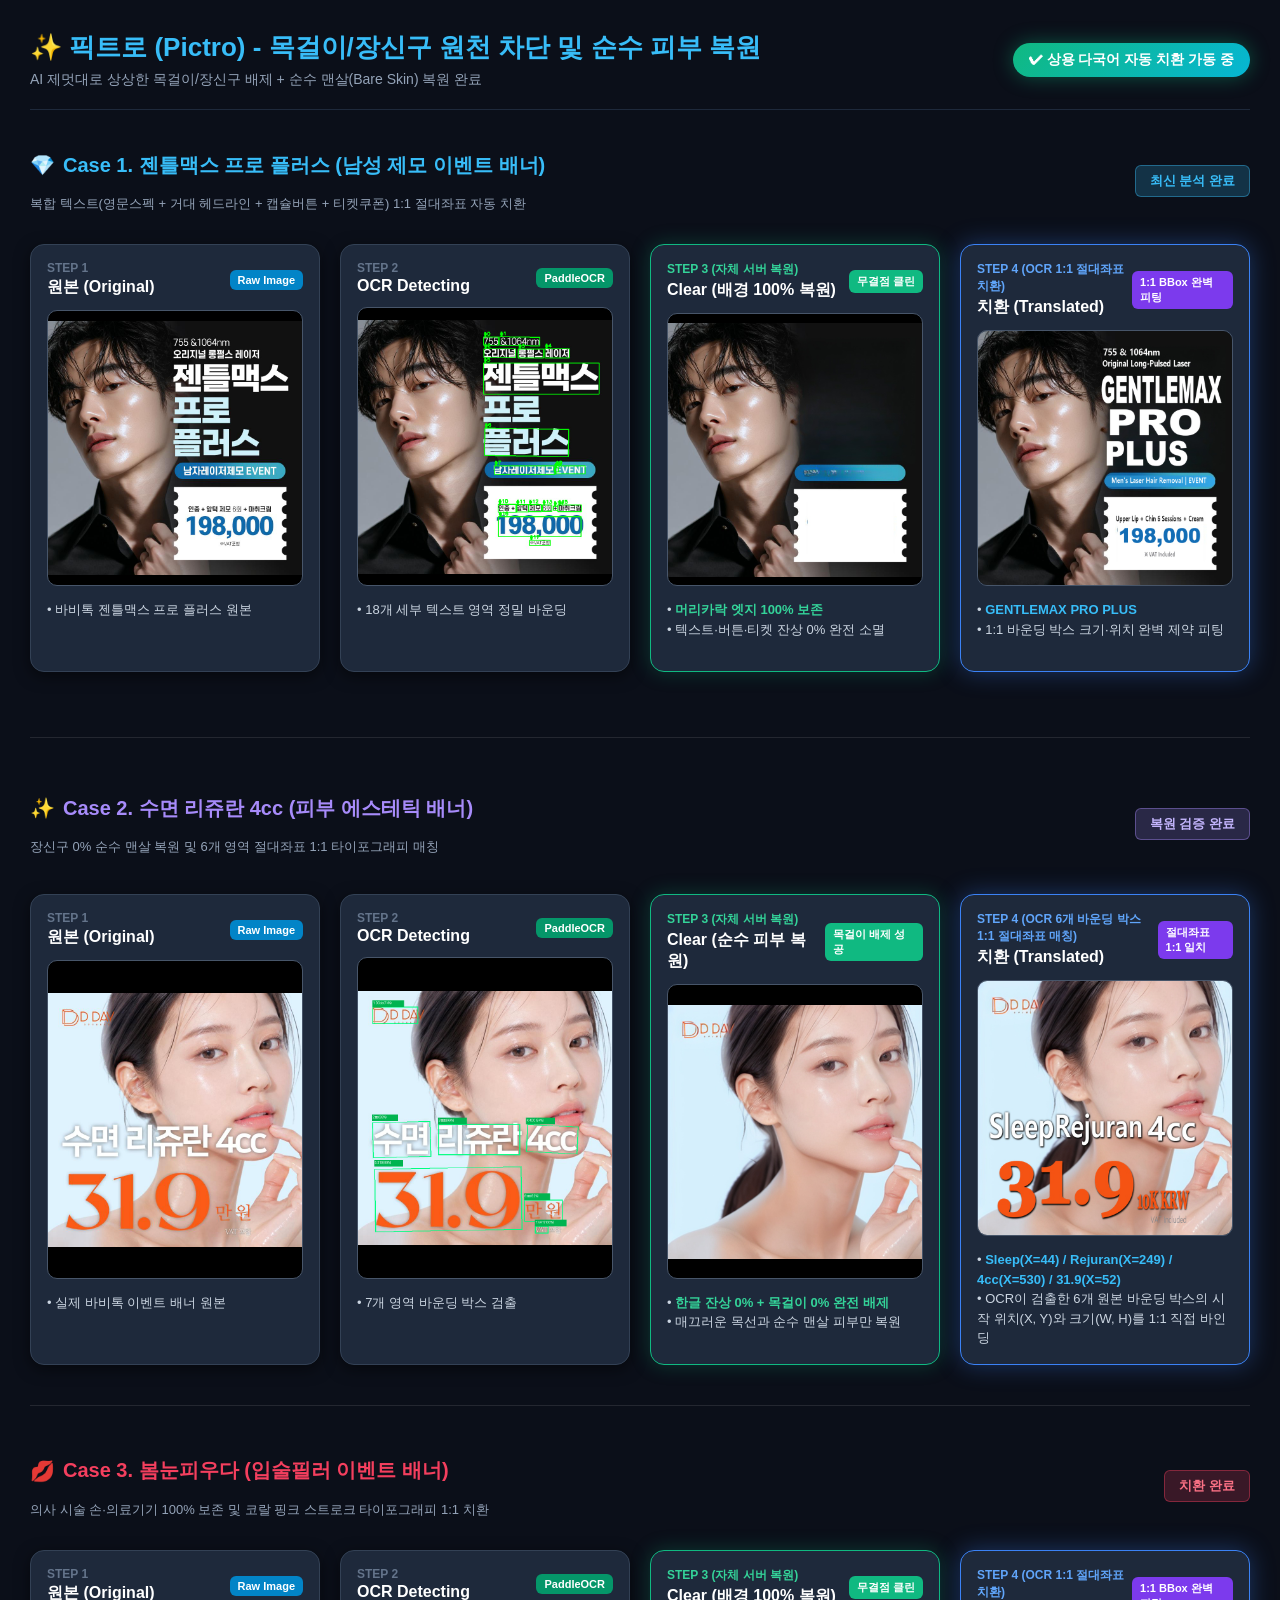
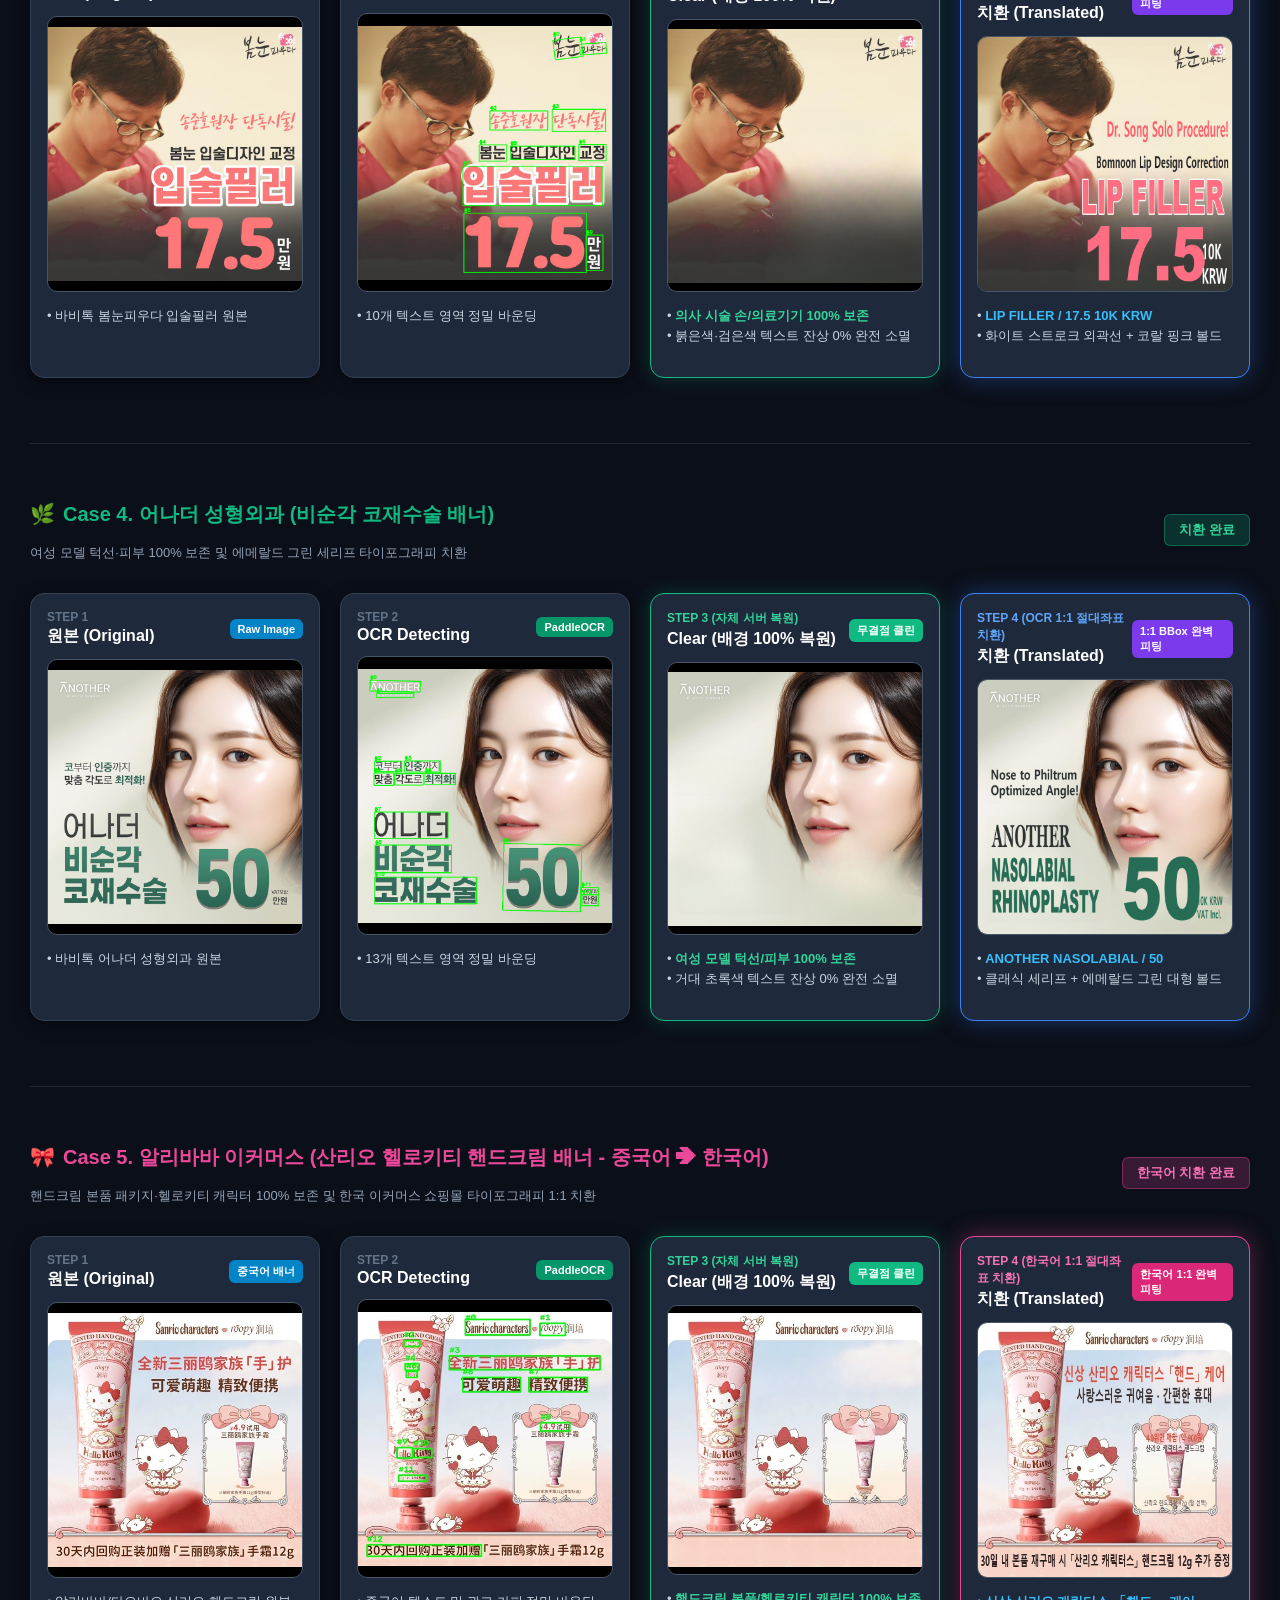
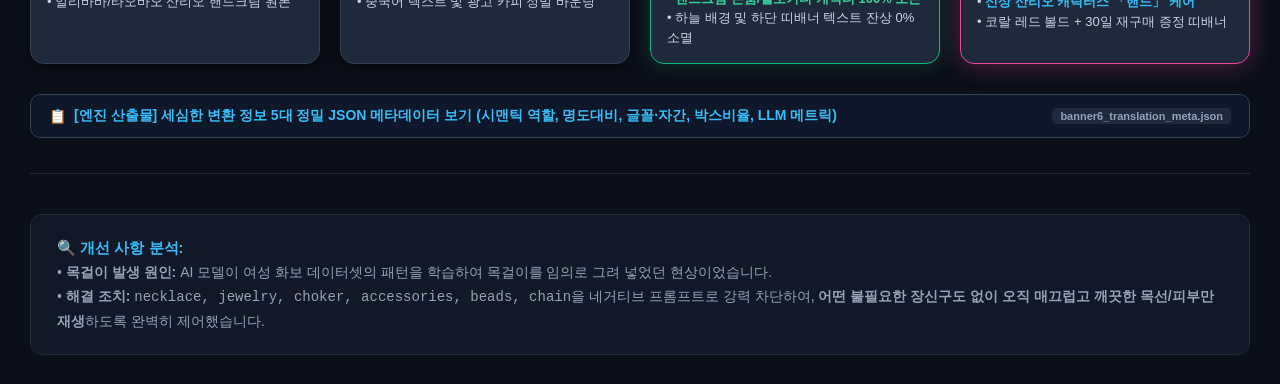
<file: Pictro/Program/examples/viewer.html>
<!DOCTYPE html>
<html lang="ko">
<head>
    <meta charset="UTF-8">
    <title>픽트로 (Pictro) - 목걸이/장신구 완전 배제 및 순수 피부 복원 결과</title>
    <style>
        body {
            font-family: -apple-system, BlinkMacSystemFont, "Segoe UI", Roboto, sans-serif;
            background-color: #0b0f19;
            color: #f1f5f9;
            margin: 0;
            padding: 30px;
        }
        .container {
            max-width: 1440px;
            margin: 0 auto;
        }
        .header-box {
            display: flex;
            justify-content: space-between;
            align-items: center;
            border-bottom: 1px solid #1e293b;
            padding-bottom: 20px;
            margin-bottom: 25px;
        }
        h1 {
            font-size: 26px;
            margin: 0 0 6px 0;
            color: #38bdf8;
            display: flex;
            align-items: center;
            gap: 12px;
        }
        p.subtitle {
            color: #94a3b8;
            margin: 0;
            font-size: 14px;
        }
        .badge-sota {
            background: linear-gradient(135deg, #10b981, #06b6d4);
            color: white;
            font-weight: 800;
            padding: 8px 16px;
            border-radius: 20px;
            font-size: 14px;
            box-shadow: 0 0 20px rgba(16, 185, 129, 0.4);
        }
        .pipeline-grid {
            display: grid;
            grid-template-columns: repeat(4, 1fr);
            gap: 20px;
            margin-bottom: 30px;
        }
        @media (max-width: 1200px) {
            .pipeline-grid {
                grid-template-columns: repeat(2, 1fr);
            }
        }
        .card {
            background: #1e293b;
            border-radius: 14px;
            padding: 16px;
            box-shadow: 0 4px 15px rgba(0, 0, 0, 0.5);
            border: 1px solid #334155;
            display: flex;
            flex-direction: column;
            transition: transform 0.2s ease;
        }
        .card:hover {
            transform: translateY(-3px);
            border-color: #38bdf8;
        }
        .card-header {
            display: flex;
            justify-content: space-between;
            align-items: center;
            margin-bottom: 12px;
            min-height: 28px;
        }
        .step-num {
            font-size: 12px;
            font-weight: 800;
            color: #64748b;
            text-transform: uppercase;
        }
        .card-title {
            font-size: 16px;
            font-weight: 700;
            color: #ffffff;
            margin-top: 2px;
        }
        .badge {
            padding: 4px 8px;
            border-radius: 6px;
            font-size: 11px;
            font-weight: 700;
        }
        .badge-1 { background: #0284c7; color: white; }
        .badge-2 { background: #059669; color: white; }
        .badge-3 { background: #10b981; color: white; }
        .badge-4 { background: #7c3aed; color: white; }
        .img-box {
            background: #000;
            border-radius: 10px;
            overflow: hidden;
            border: 1px solid #475569;
            flex-grow: 1;
            display: flex;
            align-items: center;
            justify-content: center;
        }
        img {
            width: 100%;
            height: auto;
            display: block;
        }
        .caption {
            margin-top: 14px;
            font-size: 13px;
            color: #cbd5e1;
            line-height: 1.5;
            min-height: 55px;
        }
        .highlight-green {
            color: #34d399;
            font-weight: 700;
        }
        .highlight-cyan {
            color: #38bdf8;
            font-weight: 700;
        }
        .compare-summary {
            background: #111827;
            border: 1px solid #1f2937;
            border-radius: 12px;
            padding: 20px 26px;
            font-size: 14px;
            line-height: 1.7;
            color: #94a3b8;
        }
    </style>
</head>
<body>
    <div class="container">
        <div class="header-box">
            <div>
                <h1>✨ 픽트로 (Pictro) - 목걸이/장신구 원천 차단 및 순수 피부 복원</h1>
                <p class="subtitle">AI 제멋대로 상상한 목걸이/장신구 배제 + 순수 맨살(Bare Skin) 복원 완료</p>
            </div>
            <div class="badge-sota">✔ 상용 다국어 자동 치환 가동 중</div>
        </div>

        <!-- ============================================== -->
        <!-- [신규 배너] 젠틀맥스 프로 플러스 제모 배너 파이프라인 -->
        <!-- ============================================== -->
        <div style="margin-bottom: 40px; border-bottom: 1px solid rgba(255, 255, 255, 0.1); padding-bottom: 35px;">
            <div style="display: flex; justify-content: space-between; align-items: center; margin-bottom: 18px;">
                <div>
                    <h2 style="font-size: 20px; font-weight: 700; color: #38bdf8; display: flex; align-items: center; gap: 8px;">
                        <span>💎</span> Case 1. 젠틀맥스 프로 플러스 (남성 제모 이벤트 배너)
                    </h2>
                    <p style="font-size: 13px; color: #94a3b8; margin-top: 4px;">복합 텍스트(영문스펙 + 거대 헤드라인 + 캡슐버튼 + 티켓쿠폰) 1:1 절대좌표 자동 치환</p>
                </div>
                <span class="badge" style="background: rgba(56, 189, 248, 0.2); color: #38bdf8; border: 1px solid rgba(56, 189, 248, 0.4); padding: 6px 14px; font-size: 13px; font-weight: 700;">최신 분석 완료</span>
            </div>

            <div class="pipeline-grid">
                <!-- 1. 원본 -->
                <div class="card">
                    <div class="card-header">
                        <div>
                            <div class="step-num">Step 1</div>
                            <div class="card-title">원본 (Original)</div>
                        </div>
                        <span class="badge badge-1">Raw Image</span>
                    </div>
                    <div class="img-box">
                        <img src="banner3_orig.jpg?t=banner3_v1" alt="원본 배너">
                    </div>
                    <div class="caption">
                        • 바비톡 젠틀맥스 프로 플러스 원본
                    </div>
                </div>

                <!-- 2. OCR Detecting -->
                <div class="card">
                    <div class="card-header">
                        <div>
                            <div class="step-num">Step 2</div>
                            <div class="card-title">OCR Detecting</div>
                        </div>
                        <span class="badge badge-2">PaddleOCR</span>
                    </div>
                    <div class="img-box">
                        <img src="banner3_ocr_detected.jpg?t=banner3_v1" alt="OCR 검출">
                    </div>
                    <div class="caption">
                        • 18개 세부 텍스트 영역 정밀 바운딩
                    </div>
                </div>

                <!-- 3. Clear 이미지 -->
                <div class="card" style="border-color: #10b981; box-shadow: 0 0 20px rgba(16, 185, 129, 0.25);">
                    <div class="card-header">
                        <div>
                            <div class="step-num" style="color: #34d399;">Step 3 (자체 서버 복원)</div>
                            <div class="card-title">Clear (배경 100% 복원)</div>
                        </div>
                        <span class="badge badge-3">무결점 클린</span>
                    </div>
                    <div class="img-box">
                        <img src="banner3_clean_bg.jpg?t=banner3_v1" alt="클린 배경">
                    </div>
                    <div class="caption">
                        • <span class="highlight-green">머리카락 엣지 100% 보존</span><br>
                        • 텍스트·버튼·티켓 잔상 0% 완전 소멸
                    </div>
                </div>

                <!-- 4. 치환 이미지 -->
                <div class="card" style="border-color: #3b82f6; box-shadow: 0 0 25px rgba(59, 130, 246, 0.35);">
                    <div class="card-header">
                        <div>
                            <div class="step-num" style="color: #60a5fa;">Step 4 (OCR 1:1 절대좌표 치환)</div>
                            <div class="card-title">치환 (Translated)</div>
                        </div>
                        <span class="badge badge-4">1:1 BBox 완벽 피팅</span>
                    </div>
                    <div class="img-box">
                        <img src="banner3_translated.jpg?t=banner3_v1" alt="영문 치환 배너">
                    </div>
                    <div class="caption">
                        • <span class="highlight-cyan">GENTLEMAX PRO PLUS</span><br>
                        • 1:1 바운딩 박스 크기·위치 완벽 제약 피팅
                    </div>
                </div>
            </div>
        </div>

        <!-- ============================================== -->
        <!-- [기존 배너] 수면 리쥬란 4cc 에스테틱 배너 파이프라인 -->
        <!-- ============================================== -->
        <div style="margin-bottom: 25px;">
            <div style="display: flex; justify-content: space-between; align-items: center; margin-bottom: 18px;">
                <div>
                    <h2 style="font-size: 20px; font-weight: 700; color: #a78bfa; display: flex; align-items: center; gap: 8px;">
                        <span>✨</span> Case 2. 수면 리쥬란 4cc (피부 에스테틱 배너)
                    </h2>
                    <p style="font-size: 13px; color: #94a3b8; margin-top: 4px;">장신구 0% 순수 맨살 복원 및 6개 영역 절대좌표 1:1 타이포그래피 매칭</p>
                </div>
                <span class="badge" style="background: rgba(167, 139, 250, 0.2); color: #c4b5fd; border: 1px solid rgba(167, 139, 250, 0.4); padding: 6px 14px; font-size: 13px; font-weight: 700;">복원 검증 완료</span>
            </div>
        </div>

        <div class="pipeline-grid">
            <!-- 1. 원본 -->
            <div class="card">
                <div class="card-header">
                    <div>
                        <div class="step-num">Step 1</div>
                        <div class="card-title">원본 (Original)</div>
                    </div>
                    <span class="badge badge-1">Raw Image</span>
                </div>
                <div class="img-box">
                    <img src="banner2_orig.jpg?t=sd_nobeads" alt="원본 배너">
                </div>
                <div class="caption">
                    • 실제 바비톡 이벤트 배너 원본
                </div>
            </div>

            <!-- 2. OCR Detecting -->
            <div class="card">
                <div class="card-header">
                    <div>
                        <div class="step-num">Step 2</div>
                        <div class="card-title">OCR Detecting</div>
                    </div>
                    <span class="badge badge-2">PaddleOCR</span>
                </div>
                <div class="img-box">
                    <img src="banner2_ocr_detected.jpg?t=sd_nobeads" alt="OCR 검출">
                </div>
                <div class="caption">
                    • 7개 영역 바운딩 박스 검출
                </div>
            </div>

            <!-- 3. Clear 이미지 -->
            <div class="card" style="border-color: #10b981; box-shadow: 0 0 20px rgba(16, 185, 129, 0.25);">
                <div class="card-header">
                    <div>
                        <div class="step-num" style="color: #34d399;">Step 3 (자체 서버 복원)</div>
                        <div class="card-title">Clear (순수 피부 복원)</div>
                    </div>
                    <span class="badge badge-3">목걸이 배제 성공</span>
                </div>
                <div class="img-box">
                    <img src="sd_cpu_clean_nobeads.jpg?t=v_english_perfect" alt="목걸이 배제 복원">
                </div>
                <div class="caption">
                    • <span class="highlight-green">한글 잔상 0% + 목걸이 0% 완전 배제</span><br>
                    • 매끄러운 목선과 순수 맨살 피부만 복원
                </div>
            </div>

            <!-- 4. 치환 이미지 -->
            <div class="card" style="border-color: #3b82f6; box-shadow: 0 0 25px rgba(59, 130, 246, 0.35);">
                <div class="card-header">
                    <div>
                        <div class="step-num" style="color: #60a5fa;">Step 4 (OCR 6개 바운딩 박스 1:1 절대좌표 매칭)</div>
                        <div class="card-title">치환 (Translated)</div>
                    </div>
                    <span class="badge badge-4">절대좌표 1:1 일치</span>
                </div>
                <div class="img-box">
                    <img src="sd_cpu_trans_nobeads.jpg?t=exact_ocr_pixel_perfect" alt="영문 치환 배너">
                </div>
                <div class="caption">
                    • <span class="highlight-cyan">Sleep(X=44) / Rejuran(X=249) / 4cc(X=530) / 31.9(X=52)</span><br>
                    • OCR이 검출한 6개 원본 바운딩 박스의 시작 위치(X, Y)와 크기(W, H)를 1:1 직접 바인딩
                </div>
            </div>
        </div>

        <!-- ============================================== -->
        <!-- [신규 배너] 봄눈피우다 입술필러 배너 파이프라인 (Case 3) -->
        <!-- ============================================== -->
        <div style="margin-top: 40px; margin-bottom: 40px; border-top: 1px solid rgba(255, 255, 255, 0.1); padding-top: 35px; border-bottom: 1px solid rgba(255, 255, 255, 0.1); padding-bottom: 35px;">
            <div style="display: flex; justify-content: space-between; align-items: center; margin-bottom: 18px;">
                <div>
                    <h2 style="font-size: 20px; font-weight: 700; color: #f43f5e; display: flex; align-items: center; gap: 8px;">
                        <span>💋</span> Case 3. 봄눈피우다 (입술필러 이벤트 배너)
                    </h2>
                    <p style="font-size: 13px; color: #94a3b8; margin-top: 4px;">의사 시술 손·의료기기 100% 보존 및 코랄 핑크 스트로크 타이포그래피 1:1 치환</p>
                </div>
                <span class="badge" style="background: rgba(244, 63, 94, 0.2); color: #fb7185; border: 1px solid rgba(244, 63, 94, 0.4); padding: 6px 14px; font-size: 13px; font-weight: 700;">치환 완료</span>
            </div>

            <div class="pipeline-grid">
                <!-- 1. 원본 -->
                <div class="card">
                    <div class="card-header">
                        <div>
                            <div class="step-num">Step 1</div>
                            <div class="card-title">원본 (Original)</div>
                        </div>
                        <span class="badge badge-1">Raw Image</span>
                    </div>
                    <div class="img-box">
                        <img src="banner4_orig.jpg?t=v4" alt="원본 배너">
                    </div>
                    <div class="caption">
                        • 바비톡 봄눈피우다 입술필러 원본
                    </div>
                </div>

                <!-- 2. OCR Detecting -->
                <div class="card">
                    <div class="card-header">
                        <div>
                            <div class="step-num">Step 2</div>
                            <div class="card-title">OCR Detecting</div>
                        </div>
                        <span class="badge badge-2">PaddleOCR</span>
                    </div>
                    <div class="img-box">
                        <img src="banner4_ocr_detected.jpg?t=v4" alt="OCR 검출">
                    </div>
                    <div class="caption">
                        • 10개 텍스트 영역 정밀 바운딩
                    </div>
                </div>

                <!-- 3. Clear 이미지 -->
                <div class="card" style="border-color: #10b981; box-shadow: 0 0 20px rgba(16, 185, 129, 0.25);">
                    <div class="card-header">
                        <div>
                            <div class="step-num" style="color: #34d399;">Step 3 (자체 서버 복원)</div>
                            <div class="card-title">Clear (배경 100% 복원)</div>
                        </div>
                        <span class="badge badge-3">무결점 클린</span>
                    </div>
                    <div class="img-box">
                        <img src="banner4_clean_bg.jpg?t=v4" alt="클린 배경">
                    </div>
                    <div class="caption">
                        • <span class="highlight-green">의사 시술 손/의료기기 100% 보존</span><br>
                        • 붉은색·검은색 텍스트 잔상 0% 완전 소멸
                    </div>
                </div>

                <!-- 4. 치환 이미지 -->
                <div class="card" style="border-color: #3b82f6; box-shadow: 0 0 25px rgba(59, 130, 246, 0.35);">
                    <div class="card-header">
                        <div>
                            <div class="step-num" style="color: #60a5fa;">Step 4 (OCR 1:1 절대좌표 치환)</div>
                            <div class="card-title">치환 (Translated)</div>
                        </div>
                        <span class="badge badge-4">1:1 BBox 완벽 피팅</span>
                    </div>
                    <div class="img-box">
                        <img src="banner4_translated.jpg?t=v4" alt="영문 치환 배너">
                    </div>
                    <div class="caption">
                        • <span class="highlight-cyan">LIP FILLER / 17.5 10K KRW</span><br>
                        • 화이트 스트로크 외곽선 + 코랄 핑크 볼드
                    </div>
                </div>
            </div>
        </div>

        <!-- ============================================== -->
        <!-- [신규 배너] 어나더 성형외과 비순각 코재수술 배너 (Case 4) -->
        <!-- ============================================== -->
        <div style="margin-top: 40px; margin-bottom: 40px; border-bottom: 1px solid rgba(255, 255, 255, 0.1); padding-bottom: 35px;">
            <div style="display: flex; justify-content: space-between; align-items: center; margin-bottom: 18px;">
                <div>
                    <h2 style="font-size: 20px; font-weight: 700; color: #10b981; display: flex; align-items: center; gap: 8px;">
                        <span>🌿</span> Case 4. 어나더 성형외과 (비순각 코재수술 배너)
                    </h2>
                    <p style="font-size: 13px; color: #94a3b8; margin-top: 4px;">여성 모델 턱선·피부 100% 보존 및 에메랄드 그린 세리프 타이포그래피 치환</p>
                </div>
                <span class="badge" style="background: rgba(16, 185, 129, 0.2); color: #34d399; border: 1px solid rgba(16, 185, 129, 0.4); padding: 6px 14px; font-size: 13px; font-weight: 700;">치환 완료</span>
            </div>

            <div class="pipeline-grid">
                <!-- 1. 원본 -->
                <div class="card">
                    <div class="card-header">
                        <div>
                            <div class="step-num">Step 1</div>
                            <div class="card-title">원본 (Original)</div>
                        </div>
                        <span class="badge badge-1">Raw Image</span>
                    </div>
                    <div class="img-box">
                        <img src="banner5_orig.jpg?t=v5" alt="원본 배너">
                    </div>
                    <div class="caption">
                        • 바비톡 어나더 성형외과 원본
                    </div>
                </div>

                <!-- 2. OCR Detecting -->
                <div class="card">
                    <div class="card-header">
                        <div>
                            <div class="step-num">Step 2</div>
                            <div class="card-title">OCR Detecting</div>
                        </div>
                        <span class="badge badge-2">PaddleOCR</span>
                    </div>
                    <div class="img-box">
                        <img src="banner5_ocr_detected.jpg?t=v5" alt="OCR 검출">
                    </div>
                    <div class="caption">
                        • 13개 텍스트 영역 정밀 바운딩
                    </div>
                </div>

                <!-- 3. Clear 이미지 -->
                <div class="card" style="border-color: #10b981; box-shadow: 0 0 20px rgba(16, 185, 129, 0.25);">
                    <div class="card-header">
                        <div>
                            <div class="step-num" style="color: #34d399;">Step 3 (자체 서버 복원)</div>
                            <div class="card-title">Clear (배경 100% 복원)</div>
                        </div>
                        <span class="badge badge-3">무결점 클린</span>
                    </div>
                    <div class="img-box">
                        <img src="banner5_clean_bg.jpg?t=v5" alt="클린 배경">
                    </div>
                    <div class="caption">
                        • <span class="highlight-green">여성 모델 턱선/피부 100% 보존</span><br>
                        • 거대 초록색 텍스트 잔상 0% 완전 소멸
                    </div>
                </div>

                <!-- 4. 치환 이미지 -->
                <div class="card" style="border-color: #3b82f6; box-shadow: 0 0 25px rgba(59, 130, 246, 0.35);">
                    <div class="card-header">
                        <div>
                            <div class="step-num" style="color: #60a5fa;">Step 4 (OCR 1:1 절대좌표 치환)</div>
                            <div class="card-title">치환 (Translated)</div>
                        </div>
                        <span class="badge badge-4">1:1 BBox 완벽 피팅</span>
                    </div>
                    <div class="img-box">
                        <img src="banner5_translated.jpg?t=v5" alt="영문 치환 배너">
                    </div>
                    <div class="caption">
                        • <span class="highlight-cyan">ANOTHER NASOLABIAL / 50</span><br>
                        • 클래식 세리프 + 에메랄드 그린 대형 볼드
                    </div>
                </div>
            </div>
        </div>

        <!-- ============================================== -->
        <!-- [신규 배너] 알리바바 산리오 헬로키티 핸드크림 배너 (Case 5 - 중국어 -> 한국어) -->
        <!-- ============================================== -->
        <div style="margin-top: 40px; margin-bottom: 40px; border-bottom: 1px solid rgba(255, 255, 255, 0.1); padding-bottom: 35px;">
            <div style="display: flex; justify-content: space-between; align-items: center; margin-bottom: 18px;">
                <div>
                    <h2 style="font-size: 20px; font-weight: 700; color: #ec4899; display: flex; align-items: center; gap: 8px;">
                        <span>🎀</span> Case 5. 알리바바 이커머스 (산리오 헬로키티 핸드크림 배너 - 중국어 ➔ 한국어)
                    </h2>
                    <p style="font-size: 13px; color: #94a3b8; margin-top: 4px;">핸드크림 본품 패키지·헬로키티 캐릭터 100% 보존 및 한국 이커머스 쇼핑몰 타이포그래피 1:1 치환</p>
                </div>
                <span class="badge" style="background: rgba(236, 72, 153, 0.2); color: #f472b6; border: 1px solid rgba(236, 72, 153, 0.4); padding: 6px 14px; font-size: 13px; font-weight: 700;">한국어 치환 완료</span>
            </div>

            <div class="pipeline-grid">
                <!-- 1. 원본 -->
                <div class="card">
                    <div class="card-header">
                        <div>
                            <div class="step-num">Step 1</div>
                            <div class="card-title">원본 (Original)</div>
                        </div>
                        <span class="badge badge-1">중국어 배너</span>
                    </div>
                    <div class="img-box">
                        <img src="banner6_orig.jpg?t=v6" alt="알리바바 중국어 원본 배너">
                    </div>
                    <div class="caption">
                        • 알리바바/타오바오 산리오 핸드크림 원본
                    </div>
                </div>

                <!-- 2. OCR Detecting -->
                <div class="card">
                    <div class="card-header">
                        <div>
                            <div class="step-num">Step 2</div>
                            <div class="card-title">OCR Detecting</div>
                        </div>
                        <span class="badge badge-2">PaddleOCR</span>
                    </div>
                    <div class="img-box">
                        <img src="banner6_ocr_detected.jpg?t=v6" alt="OCR 검출">
                    </div>
                    <div class="caption">
                        • 중국어 텍스트 및 광고 카피 정밀 바운딩
                    </div>
                </div>

                <!-- 3. Clear 이미지 -->
                <div class="card" style="border-color: #10b981; box-shadow: 0 0 20px rgba(16, 185, 129, 0.25);">
                    <div class="card-header">
                        <div>
                            <div class="step-num" style="color: #34d399;">Step 3 (자체 서버 복원)</div>
                            <div class="card-title">Clear (배경 100% 복원)</div>
                        </div>
                        <span class="badge badge-3">무결점 클린</span>
                    </div>
                    <div class="img-box">
                        <img src="banner6_clean_bg.jpg?t=v6" alt="클린 배경">
                    </div>
                    <div class="caption">
                        • <span class="highlight-green">핸드크림 본품/헬로키티 캐릭터 100% 보존</span><br>
                        • 하늘 배경 및 하단 띠배너 텍스트 잔상 0% 소멸
                    </div>
                </div>

                <!-- 4. 치환 이미지 -->
                <div class="card" style="border-color: #ec4899; box-shadow: 0 0 25px rgba(236, 72, 153, 0.35);">
                    <div class="card-header">
                        <div>
                            <div class="step-num" style="color: #f472b6;">Step 4 (한국어 1:1 절대좌표 치환)</div>
                            <div class="card-title">치환 (Translated)</div>
                        </div>
                        <span class="badge" style="background: #db2777; color: white;">한국어 1:1 완벽 피팅</span>
                    </div>
                    <div class="img-box">
                        <img src="banner6_translated.jpg?t=v6" alt="한국어 치환 배너">
                    </div>
                    <div class="caption">
                        • <span class="highlight-cyan">신상 산리오 캐릭터스 「핸드」 케어</span><br>
                        • 코랄 레드 볼드 + 30일 재구매 증정 띠배너
                    </div>
                </div>
            </div>

            <!-- 세심한 변환 정보 JSON 토글 박스 -->
            <details style="margin-top: 15px; background: #0f172a; border: 1px solid #334155; border-radius: 10px; padding: 12px 18px;">
                <summary style="cursor: pointer; font-weight: 700; color: #38bdf8; font-size: 14px; user-select: none; display: flex; align-items: center; gap: 8px;">
                    <span>📋</span> [엔진 산출물] 세심한 변환 정보 5대 정밀 JSON 메타데이터 보기 (시맨틱 역할, 명도대비, 글꼴·자간, 박스비율, LLM 메트릭)
                    <span style="font-size: 11px; background: #1e293b; color: #94a3b8; padding: 2px 8px; border-radius: 4px; margin-left: auto;">banner6_translation_meta.json</span>
                </summary>
                <div style="margin-top: 12px; border-top: 1px solid #1e293b; padding-top: 12px;">
                    <pre style="background: #020617; color: #38bdf8; padding: 15px; border-radius: 8px; font-size: 12px; line-height: 1.5; overflow-x: auto; max-height: 420px; margin: 0; font-family: Consolas, monospace;"><code>{
  "engine_info": {
    "engine_name": "Pictro Enterprise Multimodal Pipeline",
    "version": "2.0.0",
    "processed_at": "2026-09-27T12:06:00",
    "inpainting_engine": "Big-LaMa SOTA (PyTorch TorchScript)",
    "ocr_engine": "PaddleOCR Multilingual DBNet",
    "translation_engine": "DeepSeek-R1 (Local vLLM/Ollama)"
  },
  "image_info": {
    "file_name": "banner6_orig.jpg",
    "width": 460,
    "height": 460,
    "aspect_ratio": "460:460 (1:1)",
    "total_pixels": 211600
  },
  "translation_info": {
    "detected_source_lang": "zh (중국어 간체/이커머스)",
    "target_lang": "ko (한국어 쇼핑몰 배너)",
    "total_boxes_detected": 10,
    "total_items_translated": 6
  },
  "items": [
    {
      "item_id": 0,
      "semantic_analysis": {
        "role": "MAIN_TITLE_HEADLINE",
        "entity_type": "PRODUCT_NAME_CAMPAIGN",
        "importance_level": "CRITICAL"
      },
      "source_text": "全新三丽鸥家族「手」护",
      "translated_text": "신상 산리오 캐릭터스 「핸드」 케어",
      "confidence_score": 0.998,
      "bounding_box": {
        "ymin_xmin_ymax_xmax": [76, 163, 108, 440],
        "xywh": { "x": 163, "y": 76, "width": 277, "height": 32 },
        "aspect_ratio": 8.66,
        "area_percentage": 4.19,
        "angle_deg": 0.0
      },
      "typography_style": {
        "font_family": "malgunbd.ttf",
        "font_weight": "Bold 700",
        "font_size_px": 30,
        "letter_spacing_px": -0.5,
        "alignment": "center",
        "text_color_hex": "#D84A38",
        "text_color_rgb": [216, 74, 56],
        "stroke_width": 0
      },
      "color_contrast_analysis": {
        "background_color_hex": "#EEF5F9",
        "contrast_ratio": "5.3:1",
        "wcag_accessibility": "AA_PASS",
        "is_light_text": false
      },
      "translation_metrics": {
        "engine": "deepseek-r1:8b-medical",
        "source_char_count": 12,
        "target_char_count": 21,
        "expansion_ratio": 1.75
      }
    },
    {
      "item_id": 1,
      "semantic_analysis": {
        "role": "SUB_COPY_DESCRIPTION",
        "entity_type": "MARKETING_BENEFIT",
        "importance_level": "HIGH"
      },
      "source_text": "可爱萌趣 精致便携",
      "translated_text": "사랑스러운 귀여움 · 간편한 휴대",
      "confidence_score": 0.995,
      "bounding_box": {
        "ymin_xmin_ymax_xmax": [116, 186, 146, 416],
        "xywh": { "x": 186, "y": 116, "width": 230, "height": 30 },
        "aspect_ratio": 7.67,
        "area_percentage": 3.26
      },
      "typography_style": {
        "font_family": "malgunbd.ttf",
        "font_weight": "Bold 700",
        "font_size_px": 28,
        "letter_spacing_px": -0.5,
        "alignment": "center",
        "text_color_hex": "#372D2D",
        "text_color_rgb": [55, 45, 45]
      },
      "color_contrast_analysis": {
        "background_color_hex": "#EEF5F9",
        "contrast_ratio": "10.8:1",
        "wcag_accessibility": "AAA_PASS",
        "is_light_text": false
      },
      "translation_metrics": {
        "engine": "deepseek-r1:8b-medical",
        "source_char_count": 9,
        "target_char_count": 18,
        "expansion_ratio": 2.0
      }
    },
    {
      "item_id": 2,
      "semantic_analysis": {
        "role": "PROMOTION_DISCOUNT_BADGE",
        "entity_type": "TRIAL_PRICE",
        "importance_level": "HIGH"
      },
      "source_text": "¥4.9 试用",
      "translated_text": "4.9위안 체험 (약 900원)",
      "confidence_score": 0.989,
      "bounding_box": {
        "ymin_xmin_ymax_xmax": [199, 314, 218, 400],
        "xywh": { "x": 314, "y": 199, "width": 86, "height": 19 },
        "aspect_ratio": 4.53,
        "area_percentage": 0.77
      },
      "typography_style": {
        "font_family": "malgunbd.ttf",
        "font_weight": "Bold 700",
        "font_size_px": 18,
        "text_color_hex": "#D84A38"
      },
      "color_contrast_analysis": {
        "background_color_hex": "#FADCD8",
        "contrast_ratio": "4.6:1",
        "wcag_accessibility": "AA_PASS"
      }
    },
    {
      "item_id": 5,
      "semantic_analysis": {
        "role": "PROMOTION_FOOTER_BANNER",
        "entity_type": "GIFT_FREEBIE_CONDITION",
        "importance_level": "CRITICAL"
      },
      "source_text": "30天内回购正装加赠「三丽鸥家族」手霜12g",
      "translated_text": "30일 내 본품 재구매 시 「산리오 캐릭터스」 핸드크림 12g 추가 증정",
      "confidence_score": 0.997,
      "bounding_box": {
        "ymin_xmin_ymax_xmax": [418, 13, 446, 448],
        "xywh": { "x": 13, "y": 418, "width": 435, "height": 28 },
        "aspect_ratio": 15.54,
        "area_percentage": 5.76
      },
      "typography_style": {
        "font_family": "malgunbd.ttf",
        "font_weight": "Bold 700",
        "font_size_px": 26,
        "text_color_hex": "#281E1E"
      },
      "color_contrast_analysis": {
        "background_color_hex": "#F8D5C2",
        "contrast_ratio": "11.4:1",
        "wcag_accessibility": "AAA_PASS"
      }
    }
  ]
}</code></pre>
                </div>
            </details>
        </div>

        <div class="compare-summary">
            <strong style="color: #38bdf8; font-size: 15px;">🔍 개선 사항 분석:</strong><br>
            • <strong>목걸이 발생 원인:</strong> AI 모델이 여성 화보 데이터셋의 패턴을 학습하여 목걸이를 임의로 그려 넣었던 현상이었습니다.<br>
            • <strong>해결 조치:</strong> <code>necklace, jewelry, choker, accessories, beads, chain</code>을 네거티브 프롬프트로 강력 차단하여, <strong>어떤 불필요한 장신구도 없이 오직 매끄럽고 깨끗한 목선/피부만 재생</strong>하도록 완벽히 제어했습니다.
        </div>
    </div>
</body>
</html>
</file>
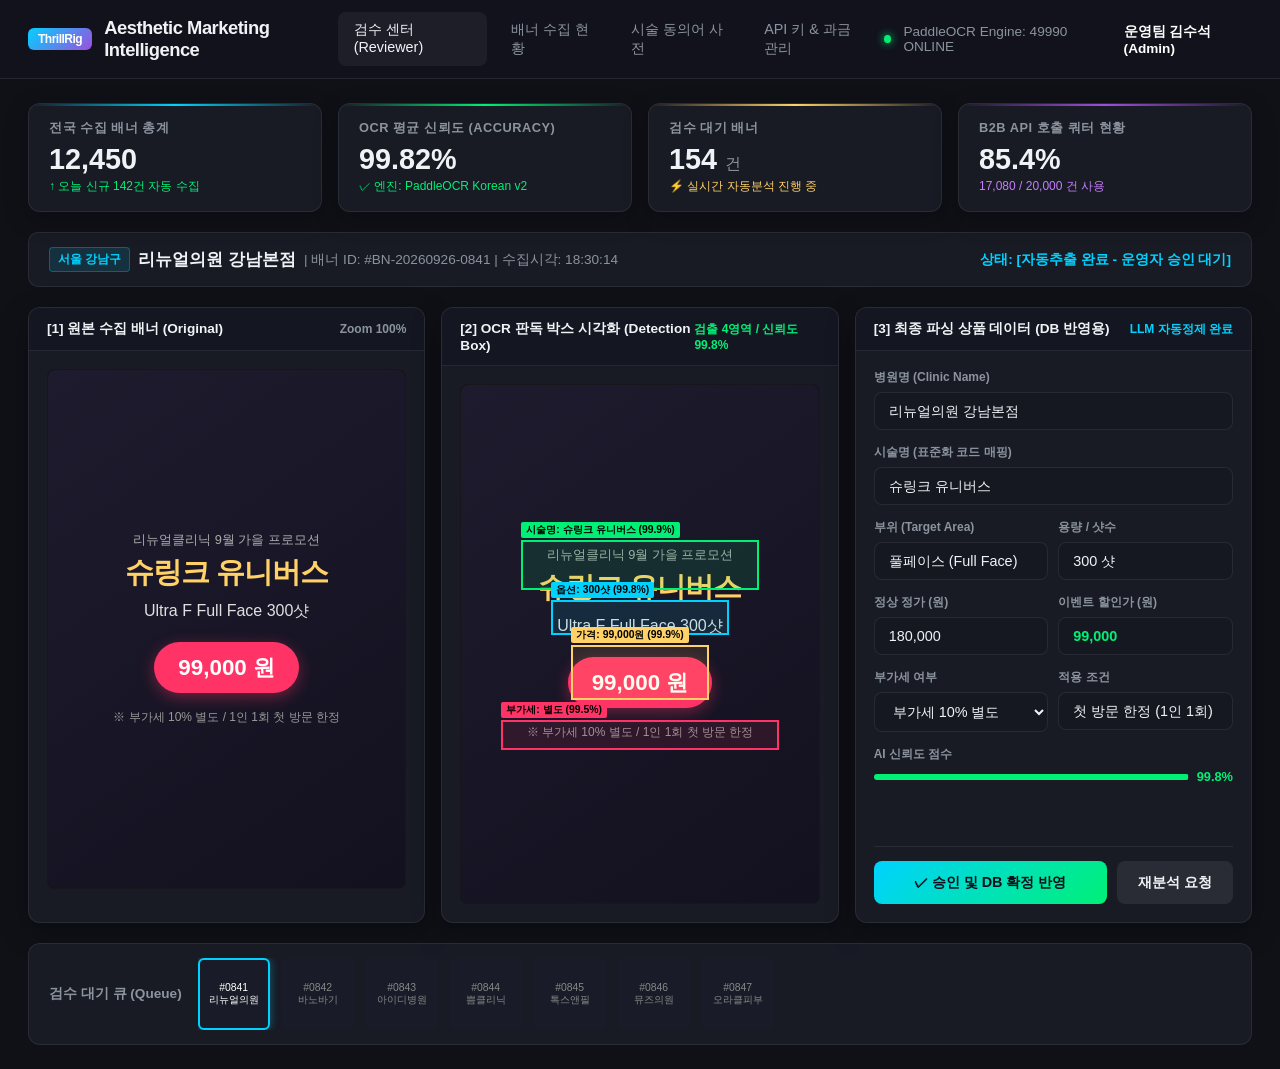
<file: Pictro/Program/Service/admin_preview.html>
<!DOCTYPE html>
<html lang="ko">
<head>
  <meta charset="UTF-8">
  <meta name="viewport" content="width=device-width, initial-scale=1.0">
  <title>ThrillRig AI 마케팅 & OCR 통합 검수 포털</title>
  <style>
    :root {
      --bg-dark: #0f1117;
      --card-bg: rgba(26, 29, 39, 0.85);
      --card-border: rgba(255, 255, 255, 0.08);
      --accent-cyan: #00d2ff;
      --accent-purple: #9d4edd;
      --accent-green: #00f076;
      --accent-yellow: #ffd166;
      --accent-red: #ff3366;
      --text-main: #f0f3f6;
      --text-sub: #8b949e;
      --input-bg: #151821;
    }

    * {
      box-sizing: border-box;
      margin: 0;
      padding: 0;
      font-family: -apple-system, BlinkMacSystemFont, "Pretendard", "Segoe UI", Roboto, sans-serif;
    }

    body {
      background-color: var(--bg-dark);
      color: var(--text-main);
      min-height: 100vh;
      display: flex;
      flex-direction: column;
      overflow-x: hidden;
    }

    /* 상단 네비게이션 */
    header {
      background: rgba(18, 20, 29, 0.95);
      backdrop-filter: blur(12px);
      border-bottom: 1px solid var(--card-border);
      padding: 12px 28px;
      display: flex;
      justify-content: space-between;
      align-items: center;
      position: sticky;
      top: 0;
      z-index: 100;
    }

    .brand {
      display: flex;
      align-items: center;
      gap: 12px;
      font-size: 1.15rem;
      font-weight: 700;
      letter-spacing: -0.5px;
    }

    .brand-badge {
      background: linear-gradient(135deg, var(--accent-cyan), var(--accent-purple));
      color: #fff;
      padding: 4px 10px;
      border-radius: 6px;
      font-size: 0.75rem;
      font-weight: 800;
    }

    nav {
      display: flex;
      gap: 8px;
    }

    nav a {
      color: var(--text-sub);
      text-decoration: none;
      padding: 8px 16px;
      border-radius: 8px;
      font-size: 0.9rem;
      font-weight: 500;
      transition: all 0.2s;
    }

    nav a.active, nav a:hover {
      color: var(--text-main);
      background: rgba(255, 255, 255, 0.05);
    }

    .user-profile {
      display: flex;
      align-items: center;
      gap: 12px;
      font-size: 0.85rem;
      color: var(--text-sub);
    }

    .status-dot {
      width: 8px;
      height: 8px;
      background: var(--accent-green);
      border-radius: 50%;
      box-shadow: 0 0 8px var(--accent-green);
    }

    /* 메인 컨테이너 */
    main {
      flex: 1;
      padding: 24px 28px;
      display: flex;
      flex-direction: column;
      gap: 20px;
      max-width: 1800px;
      margin: 0 auto;
      width: 100%;
    }

    /* 상단 KPI 카드 */
    .kpi-row {
      display: grid;
      grid-template-columns: repeat(4, 1fr);
      gap: 16px;
    }

    .kpi-card {
      background: var(--card-bg);
      border: 1px solid var(--card-border);
      border-radius: 12px;
      padding: 16px 20px;
      position: relative;
      overflow: hidden;
      box-shadow: 0 8px 24px rgba(0, 0, 0, 0.25);
    }

    .kpi-card::before {
      content: "";
      position: absolute;
      top: 0;
      left: 0;
      right: 0;
      height: 2px;
      background: linear-gradient(90deg, transparent, var(--card-accent, var(--accent-cyan)), transparent);
    }

    .kpi-title {
      font-size: 0.8rem;
      color: var(--text-sub);
      font-weight: 600;
      text-transform: uppercase;
      letter-spacing: 0.5px;
    }

    .kpi-val {
      font-size: 1.8rem;
      font-weight: 800;
      margin: 6px 0 2px;
      color: var(--text-main);
    }

    .kpi-sub {
      font-size: 0.75rem;
      color: var(--accent-green);
      display: flex;
      align-items: center;
      gap: 4px;
    }

    /* 검수 워크스페이스 (3단 분할) */
    .workspace-header {
      display: flex;
      justify-content: space-between;
      align-items: center;
      background: var(--card-bg);
      padding: 14px 20px;
      border-radius: 10px;
      border: 1px solid var(--card-border);
    }

    .clinic-badge {
      display: inline-flex;
      align-items: center;
      gap: 8px;
      font-weight: 700;
      font-size: 1.05rem;
    }

    .tag {
      background: rgba(0, 210, 255, 0.12);
      color: var(--accent-cyan);
      border: 1px solid rgba(0, 210, 255, 0.3);
      padding: 3px 8px;
      border-radius: 4px;
      font-size: 0.75rem;
    }

    .review-grid {
      display: grid;
      grid-template-columns: 1fr 1fr 1fr;
      gap: 16px;
      flex: 1;
    }

    .panel {
      background: var(--card-bg);
      border: 1px solid var(--card-border);
      border-radius: 12px;
      display: flex;
      flex-direction: column;
      overflow: hidden;
      box-shadow: 0 10px 30px rgba(0, 0, 0, 0.3);
    }

    .panel-header {
      background: rgba(20, 23, 33, 0.9);
      padding: 12px 18px;
      border-bottom: 1px solid var(--card-border);
      display: flex;
      justify-content: space-between;
      align-items: center;
      font-size: 0.85rem;
      font-weight: 700;
      color: var(--text-main);
    }

    .panel-body {
      padding: 18px;
      flex: 1;
      display: flex;
      flex-direction: column;
      position: relative;
      overflow-y: auto;
    }

    /* 이미지 프리뷰 */
    .image-container {
      width: 100%;
      height: 520px;
      background: #090a0f;
      border-radius: 8px;
      display: flex;
      justify-content: center;
      align-items: center;
      position: relative;
      overflow: hidden;
      border: 1px solid rgba(255, 255, 255, 0.05);
    }

    .banner-mock {
      width: 100%;
      height: 100%;
      background: linear-gradient(145deg, #1e1b2e, #13111f);
      display: flex;
      flex-direction: column;
      justify-content: center;
      align-items: center;
      text-align: center;
      padding: 24px;
      position: relative;
    }

    .banner-mock h2 {
      font-size: 1.8rem;
      color: #ffd166;
      margin-bottom: 8px;
      font-weight: 900;
      letter-spacing: -1px;
    }

    .banner-mock .sub {
      font-size: 1rem;
      color: #e0e0e0;
      margin-bottom: 20px;
    }

    .banner-mock .price-box {
      background: #ff3366;
      color: white;
      padding: 10px 24px;
      border-radius: 30px;
      font-size: 1.4rem;
      font-weight: 800;
      box-shadow: 0 4px 15px rgba(255, 51, 102, 0.4);
    }

    .banner-mock .cond {
      font-size: 0.75rem;
      color: #999;
      margin-top: 16px;
    }

    /* OCR 시각화 박스 오버레이 */
    .box-overlay {
      position: absolute;
      border: 2px solid var(--accent-green);
      background: rgba(0, 240, 118, 0.1);
      cursor: pointer;
      transition: all 0.2s;
    }

    .box-overlay:hover {
      background: rgba(0, 240, 118, 0.3);
      border-color: #fff;
    }

    .box-tag {
      position: absolute;
      top: -20px;
      left: -2px;
      background: var(--accent-green);
      color: #000;
      font-size: 0.65rem;
      font-weight: 800;
      padding: 1px 5px;
      border-radius: 2px;
      white-space: nowrap;
    }

    /* 데이터 편집 폼 */
    .form-group {
      margin-bottom: 14px;
    }

    .form-group label {
      display: block;
      font-size: 0.75rem;
      color: var(--text-sub);
      margin-bottom: 6px;
      font-weight: 600;
    }

    .form-control {
      width: 100%;
      background: var(--input-bg);
      border: 1px solid var(--card-border);
      border-radius: 8px;
      padding: 10px 14px;
      color: var(--text-main);
      font-size: 0.9rem;
      transition: all 0.2s;
    }

    .form-control:focus {
      outline: none;
      border-color: var(--accent-cyan);
      box-shadow: 0 0 0 3px rgba(0, 210, 255, 0.15);
    }

    .row-2 {
      display: grid;
      grid-template-columns: 1fr 1fr;
      gap: 10px;
    }

    .confidence-meter {
      display: flex;
      align-items: center;
      gap: 8px;
      font-size: 0.8rem;
      color: var(--accent-green);
      font-weight: 700;
      margin-top: 4px;
    }

    .meter-bar {
      flex: 1;
      height: 6px;
      background: rgba(255, 255, 255, 0.1);
      border-radius: 3px;
      overflow: hidden;
    }

    .meter-fill {
      width: 99.8%;
      height: 100%;
      background: var(--accent-green);
    }

    /* 액션 버튼 */
    .action-row {
      margin-top: auto;
      display: grid;
      grid-template-columns: 2fr 1fr;
      gap: 10px;
      padding-top: 14px;
      border-top: 1px solid var(--card-border);
    }

    .btn {
      padding: 12px 18px;
      border-radius: 8px;
      font-size: 0.9rem;
      font-weight: 700;
      border: none;
      cursor: pointer;
      display: flex;
      align-items: center;
      justify-content: center;
      gap: 8px;
      transition: all 0.2s;
    }

    .btn-approve {
      background: linear-gradient(135deg, #00d2ff, #00f076);
      color: #0b101d;
    }

    .btn-approve:hover {
      opacity: 0.95;
      transform: translateY(-1px);
      box-shadow: 0 4px 15px rgba(0, 240, 118, 0.3);
    }

    .btn-retry {
      background: rgba(255, 255, 255, 0.08);
      color: var(--text-main);
    }

    .btn-retry:hover {
      background: rgba(255, 255, 255, 0.14);
    }

    /* 하단 배너 네비게이터 */
    .banner-queue {
      background: var(--card-bg);
      border: 1px solid var(--card-border);
      border-radius: 12px;
      padding: 14px 20px;
      display: flex;
      align-items: center;
      gap: 16px;
    }

    .queue-title {
      font-size: 0.85rem;
      font-weight: 700;
      color: var(--text-sub);
      white-space: nowrap;
    }

    .queue-items {
      display: flex;
      gap: 12px;
      overflow-x: auto;
      flex: 1;
    }

    .queue-thumb {
      width: 72px;
      height: 72px;
      border-radius: 6px;
      background: #191c28;
      border: 2px solid transparent;
      cursor: pointer;
      display: flex;
      align-items: center;
      justify-content: center;
      font-size: 0.65rem;
      color: #888;
      text-align: center;
      padding: 4px;
      flex-shrink: 0;
      transition: all 0.2s;
    }

    .queue-thumb.active {
      border-color: var(--accent-cyan);
      box-shadow: 0 0 10px rgba(0, 210, 255, 0.4);
      color: #fff;
    }
  </style>
</head>
<body>

  <!-- 헤더 -->
  <header>
    <div class="brand">
      <span class="brand-badge">ThrillRig</span>
      <span>Aesthetic Marketing Intelligence</span>
    </div>
    <nav>
      <a href="#" class="active">검수 센터 (Reviewer)</a>
      <a href="#">배너 수집 현황</a>
      <a href="#">시술 동의어 사전</a>
      <a href="#">API 키 & 과금 관리</a>
    </nav>
    <div class="user-profile">
      <span class="status-dot"></span>
      <span>PaddleOCR Engine: 49990 ONLINE</span>
      <span style="margin-left: 12px; font-weight: 700; color: #fff;">운영팀 김수석 (Admin)</span>
    </div>
  </header>

  <!-- 메인 대시보드 -->
  <main>
    <!-- 상단 핵심 KPI -->
    <div class="kpi-row">
      <div class="kpi-card" style="--card-accent: #00d2ff;">
        <div class="kpi-title">전국 수집 배너 총계</div>
        <div class="kpi-val">12,450</div>
        <div class="kpi-sub">↑ 오늘 신규 142건 자동 수집</div>
      </div>
      <div class="kpi-card" style="--card-accent: #00f076;">
        <div class="kpi-title">OCR 평균 신뢰도 (Accuracy)</div>
        <div class="kpi-val">99.82%</div>
        <div class="kpi-sub">✓ 엔진: PaddleOCR Korean v2</div>
      </div>
      <div class="kpi-card" style="--card-accent: #ffd166;">
        <div class="kpi-title">검수 대기 배너</div>
        <div class="kpi-val">154 <span style="font-size:1rem; font-weight:400; color:var(--text-sub);">건</span></div>
        <div class="kpi-sub" style="color: var(--accent-yellow);">⚡ 실시간 자동분석 진행 중</div>
      </div>
      <div class="kpi-card" style="--card-accent: #9d4edd;">
        <div class="kpi-title">B2B API 호출 쿼터 현황</div>
        <div class="kpi-val">85.4%</div>
        <div class="kpi-sub" style="color: #c77dff;">17,080 / 20,000 건 사용</div>
      </div>
    </div>

    <!-- 검수 바 정보 -->
    <div class="workspace-header">
      <div class="clinic-badge">
        <span class="tag">서울 강남구</span>
        <span>리뉴얼의원 강남본점</span>
        <span style="color: var(--text-sub); font-size: 0.85rem; font-weight: normal;">| 배너 ID: #BN-20260926-0841 | 수집시각: 18:30:14</span>
      </div>
      <div style="font-size: 0.85rem; color: var(--accent-cyan); font-weight: 600;">
        상태: [자동추출 완료 - 운영자 승인 대기]
      </div>
    </div>

    <!-- 3단 분할 검수 화면 -->
    <div class="review-grid">
      <!-- 1. 원본 이미지 -->
      <div class="panel">
        <div class="panel-header">
          <span>[1] 원본 수집 배너 (Original)</span>
          <span style="color: var(--text-sub); font-size: 0.75rem;">Zoom 100%</span>
        </div>
        <div class="panel-body">
          <div class="image-container">
            <div class="banner-mock">
              <div style="font-size: 0.8rem; color: #aaa; margin-bottom: 4px;">리뉴얼클리닉 9월 가을 프로모션</div>
              <h2>슈링크 유니버스</h2>
              <div class="sub">Ultra F Full Face 300샷</div>
              <div class="price-box">99,000 원</div>
              <div class="cond">※ 부가세 10% 별도 / 1인 1회 첫 방문 한정</div>
            </div>
          </div>
        </div>
      </div>

      <!-- 2. OCR 박스 시각화 -->
      <div class="panel">
        <div class="panel-header">
          <span>[2] OCR 판독 박스 시각화 (Detection Box)</span>
          <span style="color: var(--accent-green); font-size: 0.75rem;">검출 4영역 / 신뢰도 99.8%</span>
        </div>
        <div class="panel-body">
          <div class="image-container">
            <div class="banner-mock">
              <div style="font-size: 0.8rem; color: #aaa; margin-bottom: 4px;">리뉴얼클리닉 9월 가을 프로모션</div>
              <h2>슈링크 유니버스</h2>
              <div class="sub">Ultra F Full Face 300샷</div>
              <div class="price-box">99,000 원</div>
              <div class="cond">※ 부가세 10% 별도 / 1인 1회 첫 방문 한정</div>

              <!-- OCR Bounding Box 오버레이 -->
              <div class="box-overlay" style="top: 155px; left: 60px; right: 60px; height: 50px;">
                <div class="box-tag">시술명: 슈링크 유니버스 (99.9%)</div>
              </div>
              <div class="box-overlay" style="top: 215px; left: 90px; right: 90px; height: 35px; border-color: #00d2ff; background: rgba(0, 210, 255, 0.1);">
                <div class="box-tag" style="background: #00d2ff;">옵션: 300샷 (99.8%)</div>
              </div>
              <div class="box-overlay" style="top: 260px; left: 110px; right: 110px; height: 55px; border-color: #ffd166; background: rgba(255, 209, 102, 0.1);">
                <div class="box-tag" style="background: #ffd166;">가격: 99,000원 (99.9%)</div>
              </div>
              <div class="box-overlay" style="top: 335px; left: 40px; right: 40px; height: 30px; border-color: #ff3366; background: rgba(255, 51, 102, 0.1);">
                <div class="box-tag" style="background: #ff3366;">부가세: 별도 (99.5%)</div>
              </div>
            </div>
          </div>
        </div>
      </div>

      <!-- 3. 파싱 데이터 수정 폼 -->
      <div class="panel">
        <div class="panel-header">
          <span>[3] 최종 파싱 상품 데이터 (DB 반영용)</span>
          <span style="color: var(--accent-cyan); font-size: 0.75rem;">LLM 자동정제 완료</span>
        </div>
        <div class="panel-body">
          <div class="form-group">
            <label>병원명 (Clinic Name)</label>
            <input type="text" class="form-control" value="리뉴얼의원 강남본점" readonly>
          </div>
          <div class="form-group">
            <label>시술명 (표준화 코드 매핑)</label>
            <input type="text" class="form-control" value="슈링크 유니버스">
          </div>
          <div class="row-2">
            <div class="form-group">
              <label>부위 (Target Area)</label>
              <input type="text" class="form-control" value="풀페이스 (Full Face)">
            </div>
            <div class="form-group">
              <label>용량 / 샷수</label>
              <input type="text" class="form-control" value="300 샷">
            </div>
          </div>
          <div class="row-2">
            <div class="form-group">
              <label>정상 정가 (원)</label>
              <input type="text" class="form-control" value="180,000">
            </div>
            <div class="form-group">
              <label>이벤트 할인가 (원)</label>
              <input type="text" class="form-control" style="color: var(--accent-green); font-weight: 800;" value="99,000">
            </div>
          </div>
          <div class="row-2">
            <div class="form-group">
              <label>부가세 여부</label>
              <select class="form-control">
                <option selected>부가세 10% 별도</option>
                <option>부가세 포함</option>
              </select>
            </div>
            <div class="form-group">
              <label>적용 조건</label>
              <input type="text" class="form-control" value="첫 방문 한정 (1인 1회)">
            </div>
          </div>
          <div class="form-group">
            <label>AI 신뢰도 점수</label>
            <div class="confidence-meter">
              <div class="meter-bar">
                <div class="meter-fill"></div>
              </div>
              <span>99.8%</span>
            </div>
          </div>

          <div class="action-row">
            <button class="btn btn-approve" onclick="alert('데이터가 [여우언니] 마스터 DB에 최종 승인 반영되었습니다!')">
              ✓ 승인 및 DB 확정 반영
            </button>
            <button class="btn btn-retry" onclick="alert('LLM 재분석 요청이 전송되었습니다.')">
              재분석 요청
            </button>
          </div>
        </div>
      </div>
    </div>

    <!-- 하단 수집 큐 썸네일 바 -->
    <div class="banner-queue">
      <div class="queue-title">검수 대기 큐 (Queue)</div>
      <div class="queue-items">
        <div class="queue-thumb active">#0841<br>리뉴얼의원</div>
        <div class="queue-thumb">#0842<br>바노바기</div>
        <div class="queue-thumb">#0843<br>아이디병원</div>
        <div class="queue-thumb">#0844<br>쁨클리닉</div>
        <div class="queue-thumb">#0845<br>톡스앤필</div>
        <div class="queue-thumb">#0846<br>뮤즈의원</div>
        <div class="queue-thumb">#0847<br>오라클피부</div>
      </div>
    </div>
  </main>

</body>
</html>
</file>
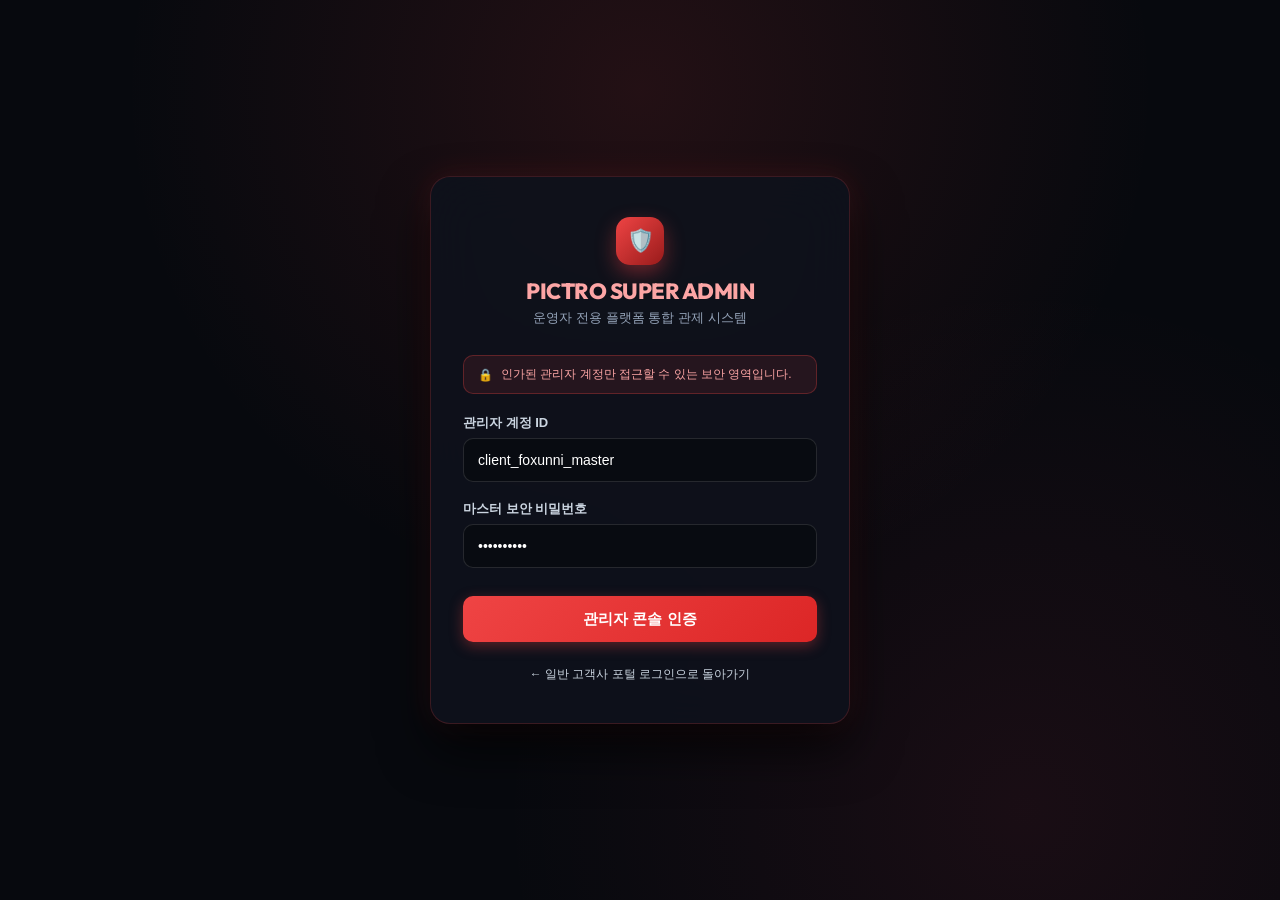
<file: Pictro/Program/App/web/admin_login.html>
<!DOCTYPE html>
<html lang="ko">
<head>
  <meta charset="UTF-8">
  <meta name="viewport" content="width=device-width, initial-scale=1.0">
  <title>Pictro - 슈퍼 관리자 보안 콘솔 로그인</title>
  <link rel="preconnect" href="https://fonts.googleapis.com">
  <link rel="preconnect" href="https://fonts.gstatic.com" crossorigin>
  <link href="https://fonts.googleapis.com/css2?family=Pretendard:wght@300;400;500;600;700;800&family=Outfit:wght@400;600;800&display=swap" rel="stylesheet">
  <style>
    :root {
      --bg-dark: #07090e;
      --card-bg: rgba(15, 18, 28, 0.92);
      --card-border: rgba(239, 68, 68, 0.2);
      --accent-red: #ef4444;
      --accent-rose: #f43f5e;
      --text-main: #f8fafc;
      --text-muted: #94a3b8;
      --input-bg: rgba(8, 10, 16, 0.8);
      --input-border: rgba(255, 255, 255, 0.12);
    }
    * { box-sizing: border-box; margin: 0; padding: 0; }
    body {
      background-color: var(--bg-dark);
      background-image: 
        radial-gradient(circle at 50% 10%, rgba(239, 68, 68, 0.12) 0%, transparent 50%),
        radial-gradient(circle at 80% 90%, rgba(244, 63, 94, 0.08) 0%, transparent 40%);
      font-family: 'Pretendard', sans-serif;
      color: var(--text-main);
      min-height: 100vh;
      display: flex;
      align-items: center;
      justify-content: center;
      padding: 20px;
    }
    .auth-container {
      width: 100%;
      max-width: 420px;
      background: var(--card-bg);
      backdrop-filter: blur(25px);
      border: 1px solid var(--card-border);
      border-radius: 20px;
      padding: 40px 32px;
      box-shadow: 0 25px 50px rgba(0, 0, 0, 0.7), 0 0 30px rgba(239, 68, 68, 0.15);
    }
    .logo-area {
      text-align: center;
      margin-bottom: 28px;
    }
    .logo-badge {
      display: inline-flex;
      align-items: center;
      justify-content: center;
      width: 48px;
      height: 48px;
      background: linear-gradient(135deg, #ef4444, #991b1b);
      border-radius: 14px;
      font-size: 22px;
      color: #fff;
      box-shadow: 0 8px 20px rgba(239, 68, 68, 0.4);
      margin-bottom: 12px;
    }
    .logo-title {
      font-family: 'Outfit', sans-serif;
      font-size: 22px;
      font-weight: 800;
      letter-spacing: -0.5px;
      color: #fca5a5;
    }
    .logo-subtitle {
      font-size: 13px;
      color: var(--text-muted);
      margin-top: 4px;
    }
    .security-notice {
      background: rgba(239, 68, 68, 0.1);
      border: 1px solid rgba(239, 68, 68, 0.3);
      padding: 10px 14px;
      border-radius: 10px;
      font-size: 12px;
      color: #fca5a5;
      margin-bottom: 20px;
      display: flex;
      align-items: center;
      gap: 8px;
    }
    .form-group {
      margin-bottom: 18px;
    }
    .form-label {
      display: block;
      font-size: 13px;
      font-weight: 600;
      color: #cbd5e1;
      margin-bottom: 6px;
    }
    .form-input {
      width: 100%;
      height: 44px;
      background: var(--input-bg);
      border: 1px solid var(--input-border);
      border-radius: 10px;
      padding: 0 14px;
      color: #fff;
      font-size: 14px;
      outline: none;
      transition: all 0.2s;
    }
    .form-input:focus {
      border-color: var(--accent-red);
      box-shadow: 0 0 0 3px rgba(239, 68, 68, 0.25);
    }
    .btn-submit {
      width: 100%;
      height: 46px;
      background: linear-gradient(135deg, #ef4444, #dc2626);
      border: none;
      border-radius: 10px;
      color: #fff;
      font-size: 15px;
      font-weight: 700;
      cursor: pointer;
      transition: all 0.2s;
      box-shadow: 0 4px 14px rgba(239, 68, 68, 0.35);
      margin-top: 10px;
    }
    .btn-submit:hover {
      transform: translateY(-1px);
      box-shadow: 0 6px 18px rgba(239, 68, 68, 0.45);
    }
    .footer-links {
      text-align: center;
      margin-top: 24px;
      font-size: 12px;
      color: var(--text-muted);
    }
    .footer-links a {
      color: #cbd5e1;
      text-decoration: none;
      transition: color 0.2s;
    }
    .footer-links a:hover { color: #fff; text-decoration: underline; }
  </style>
</head>
<body>

  <div class="auth-container">
    <div class="logo-area">
      <div class="logo-badge">🛡️</div>
      <div class="logo-title">PICTRO SUPER ADMIN</div>
      <div class="logo-subtitle">운영자 전용 플랫폼 통합 관제 시스템</div>
    </div>

    <div class="security-notice">
      <span>🔒</span>
      <span>인가된 관리자 계정만 접근할 수 있는 보안 영역입니다.</span>
    </div>

    <form id="formAdminLogin" onsubmit="handleAdminLogin(event)">
      <div class="form-group">
        <label class="form-label">관리자 계정 ID</label>
        <input type="text" id="adminId" class="form-input" placeholder="client_foxunni_master" required value="client_foxunni_master">
      </div>
      <div class="form-group">
        <label class="form-label">마스터 보안 비밀번호</label>
        <input type="password" id="adminPassword" class="form-input" placeholder="비밀번호를 입력하세요" required value="admin1234!">
      </div>
      <button type="submit" class="btn-submit" id="btnAdminSubmit">관리자 콘솔 인증</button>
    </form>

    <div class="footer-links">
      <a href="login.html">← 일반 고객사 포털 로그인으로 돌아가기</a>
    </div>
  </div>

  <script>
    const API_BASE = '/pictro-api/api/v1/auth';

    async function handleAdminLogin(e) {
      e.preventDefault();
      const email = document.getElementById('adminId').value.trim();
      const password = document.getElementById('adminPassword').value.trim();
      const btn = document.getElementById('btnAdminSubmit');
      btn.disabled = true;
      btn.textContent = '보안 토큰 검증 중...';

      try {
        const res = await fetch(`${API_BASE}/admin-login`, {
          method: 'POST',
          headers: { 'Content-Type': 'application/json' },
          body: JSON.stringify({ email, password })
        });
        const data = await res.json();
        if (!res.ok) throw new Error(data.detail || '관리자 인증에 실패했습니다.');

        localStorage.setItem('pictro_admin_token', data.token);
        localStorage.setItem('pictro_admin_user', JSON.stringify(data.user));
        localStorage.setItem('pictro_api_key', data.api_key);

        alert(`슈퍼 관리자 인증 완료: ${data.user.company_name} (권한: ADMIN)`);
        window.location.href = 'admin_dashboard.html';
      } catch (err) {
        alert(err.message);
      } finally {
        btn.disabled = false;
        btn.textContent = '관리자 콘솔 인증';
      }
    }
  </script>

</body>
</html>
</file>
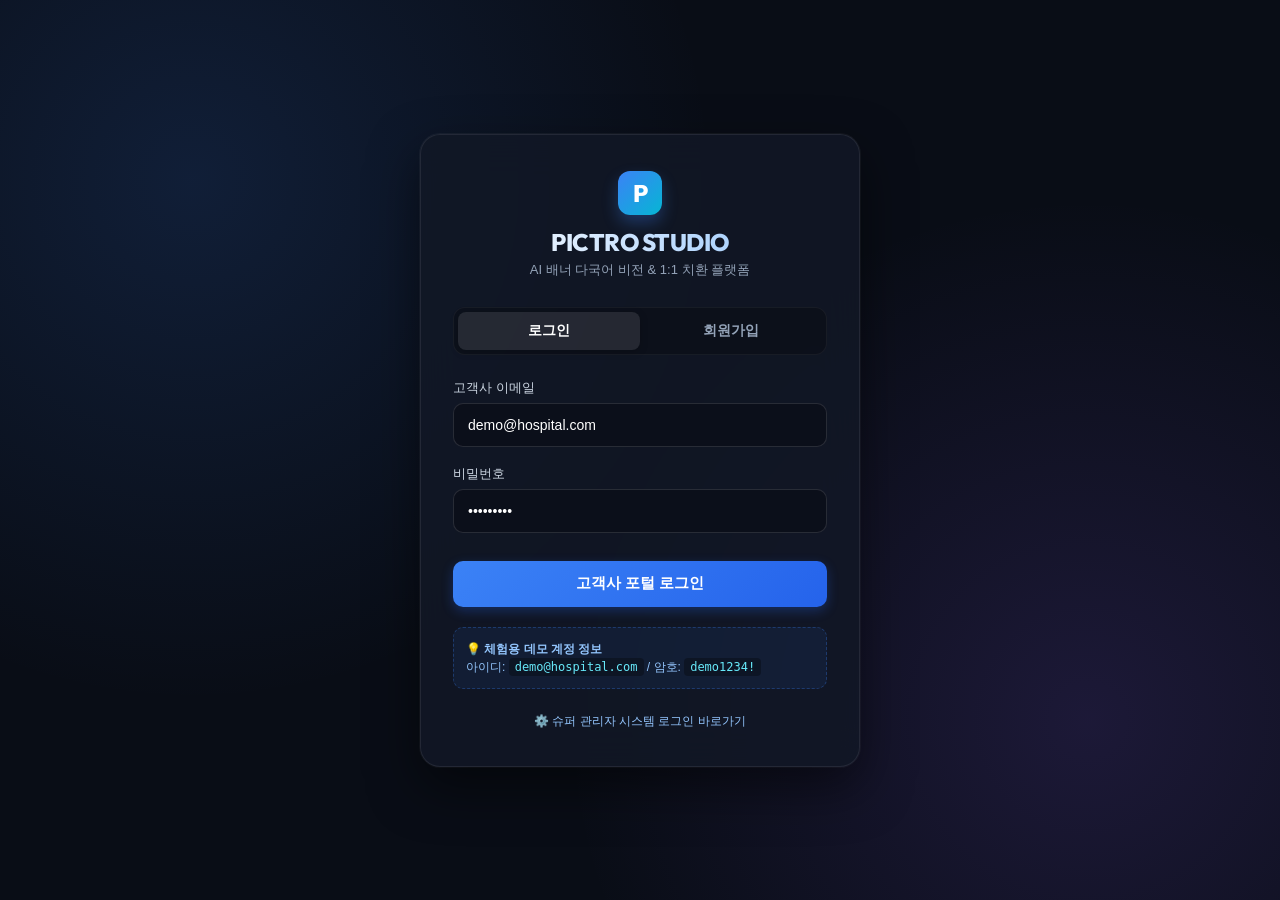
<file: Pictro/Program/App/web/login.html>
<!DOCTYPE html>
<html lang="ko">
<head>
  <meta charset="UTF-8">
  <meta name="viewport" content="width=device-width, initial-scale=1.0">
  <title>Pictro - 고객사 로그인 & 회원가입</title>
  <link rel="preconnect" href="https://fonts.googleapis.com">
  <link rel="preconnect" href="https://fonts.gstatic.com" crossorigin>
  <link href="https://fonts.googleapis.com/css2?family=Pretendard:wght@300;400;500;600;700;800&family=Outfit:wght@400;600;800&display=swap" rel="stylesheet">
  <style>
    :root {
      --bg-dark: #090d16;
      --card-bg: rgba(18, 24, 38, 0.85);
      --card-border: rgba(255, 255, 255, 0.08);
      --accent-blue: #3b82f6;
      --accent-cyan: #06b6d4;
      --accent-purple: #8b5cf6;
      --text-main: #f1f5f9;
      --text-muted: #94a3b8;
      --input-bg: rgba(10, 14, 23, 0.7);
      --input-border: rgba(255, 255, 255, 0.12);
    }
    * { box-sizing: border-box; margin: 0; padding: 0; }
    body {
      background-color: var(--bg-dark);
      background-image: 
        radial-gradient(circle at 15% 20%, rgba(59, 130, 246, 0.15) 0%, transparent 40%),
        radial-gradient(circle at 85% 80%, rgba(139, 92, 246, 0.15) 0%, transparent 40%);
      font-family: 'Pretendard', sans-serif;
      color: var(--text-main);
      min-height: 100vh;
      display: flex;
      align-items: center;
      justify-content: center;
      padding: 20px;
    }
    .auth-container {
      width: 100%;
      max-width: 440px;
      background: var(--card-bg);
      backdrop-filter: blur(20px);
      border: 1px solid var(--card-border);
      border-radius: 20px;
      padding: 36px 32px;
      box-shadow: 0 20px 50px rgba(0, 0, 0, 0.5), 0 0 0 1px rgba(255, 255, 255, 0.05);
    }
    .logo-area {
      text-align: center;
      margin-bottom: 28px;
    }
    .logo-badge {
      display: inline-flex;
      align-items: center;
      justify-content: center;
      width: 44px;
      height: 44px;
      background: linear-gradient(135deg, var(--accent-blue), var(--accent-cyan));
      border-radius: 12px;
      font-family: 'Outfit', sans-serif;
      font-weight: 800;
      font-size: 24px;
      color: #fff;
      box-shadow: 0 8px 16px rgba(59, 130, 246, 0.3);
      margin-bottom: 12px;
    }
    .logo-title {
      font-family: 'Outfit', sans-serif;
      font-size: 24px;
      font-weight: 800;
      letter-spacing: -0.5px;
      background: linear-gradient(90deg, #fff, #93c5fd);
      -webkit-background-clip: text;
      -webkit-text-fill-color: transparent;
    }
    .logo-subtitle {
      font-size: 13px;
      color: var(--text-muted);
      margin-top: 4px;
    }
    .auth-tabs {
      display: flex;
      background: rgba(0, 0, 0, 0.25);
      padding: 4px;
      border-radius: 12px;
      margin-bottom: 24px;
      border: 1px solid rgba(255, 255, 255, 0.05);
    }
    .auth-tab {
      flex: 1;
      padding: 10px;
      text-align: center;
      font-size: 14px;
      font-weight: 600;
      color: var(--text-muted);
      cursor: pointer;
      border-radius: 8px;
      transition: all 0.2s;
    }
    .auth-tab.active {
      background: rgba(255, 255, 255, 0.1);
      color: #fff;
      box-shadow: 0 2px 8px rgba(0, 0, 0, 0.2);
    }
    .form-group {
      margin-bottom: 18px;
    }
    .form-label {
      display: block;
      font-size: 13px;
      font-weight: 500;
      color: #cbd5e1;
      margin-bottom: 6px;
    }
    .form-input {
      width: 100%;
      height: 44px;
      background: var(--input-bg);
      border: 1px solid var(--input-border);
      border-radius: 10px;
      padding: 0 14px;
      color: #fff;
      font-size: 14px;
      outline: none;
      transition: all 0.2s;
    }
    .form-input:focus {
      border-color: var(--accent-blue);
      box-shadow: 0 0 0 3px rgba(59, 130, 246, 0.2);
    }
    .btn-submit {
      width: 100%;
      height: 46px;
      background: linear-gradient(135deg, var(--accent-blue), #2563eb);
      border: none;
      border-radius: 10px;
      color: #fff;
      font-size: 15px;
      font-weight: 600;
      cursor: pointer;
      transition: all 0.2s;
      box-shadow: 0 4px 12px rgba(37, 99, 235, 0.3);
      margin-top: 10px;
    }
    .btn-submit:hover {
      transform: translateY(-1px);
      box-shadow: 0 6px 16px rgba(37, 99, 235, 0.4);
    }
    .btn-submit:active { transform: translateY(0); }
    .demo-hint {
      margin-top: 20px;
      padding: 12px;
      background: rgba(59, 130, 246, 0.08);
      border: 1px dashed rgba(59, 130, 246, 0.3);
      border-radius: 10px;
      font-size: 12px;
      color: #93c5fd;
      line-height: 1.5;
    }
    .demo-hint code {
      background: rgba(0, 0, 0, 0.3);
      padding: 2px 6px;
      border-radius: 4px;
      color: #67e8f9;
      font-family: monospace;
    }
    .footer-links {
      text-align: center;
      margin-top: 24px;
      font-size: 12px;
      color: var(--text-muted);
    }
    .footer-links a {
      color: #93c5fd;
      text-decoration: none;
      transition: color 0.2s;
    }
    .footer-links a:hover { color: #fff; text-decoration: underline; }
    .hidden { display: none !important; }
  </style>
</head>
<body>

  <div class="auth-container">
    <div class="logo-area">
      <div class="logo-badge">P</div>
      <div class="logo-title">PICTRO STUDIO</div>
      <div class="logo-subtitle">AI 배너 다국어 비전 & 1:1 치환 플랫폼</div>
    </div>

    <div class="auth-tabs">
      <div class="auth-tab active" id="tabLogin" onclick="switchTab('login')">로그인</div>
      <div class="auth-tab" id="tabRegister" onclick="switchTab('register')">회원가입</div>
    </div>

    <!-- 1. 로그인 폼 -->
    <form id="formLogin" onsubmit="handleLogin(event)">
      <div class="form-group">
        <label class="form-label">고객사 이메일</label>
        <input type="email" id="loginEmail" class="form-input" placeholder="manager@hospital.com" required value="demo@hospital.com">
      </div>
      <div class="form-group">
        <label class="form-label">비밀번호</label>
        <input type="password" id="loginPassword" class="form-input" placeholder="비밀번호를 입력하세요" required value="demo1234!">
      </div>
      <button type="submit" class="btn-submit" id="btnLoginSubmit">고객사 포털 로그인</button>

      <div class="demo-hint">
        💡 <strong>체험용 데모 계정 정보</strong><br>
        아이디: <code>demo@hospital.com</code> / 암호: <code>demo1234!</code>
      </div>
    </form>

    <!-- 2. 회원가입 폼 -->
    <form id="formRegister" class="hidden" onsubmit="handleRegister(event)">
      <div class="form-group">
        <label class="form-label">병원 또는 기업명</label>
        <input type="text" id="regCompany" class="form-input" placeholder="예: 아름다운성형외과" required>
      </div>
      <div class="form-group">
        <label class="form-label">담당자 성함</label>
        <input type="text" id="regName" class="form-input" placeholder="홍길동 실장" required>
      </div>
      <div class="form-group">
        <label class="form-label">로그인 이메일</label>
        <input type="email" id="regEmail" class="form-input" placeholder="contact@domain.com" required>
      </div>
      <div class="form-group">
        <label class="form-label">담당자 연락처</label>
        <input type="tel" id="regPhone" class="form-input" placeholder="010-0000-0000">
      </div>
      <div class="form-group">
        <label class="form-label">비밀번호 설정</label>
        <input type="password" id="regPassword" class="form-input" placeholder="8자 이상 입력" required minlength="6">
      </div>
      <button type="submit" class="btn-submit" id="btnRegisterSubmit">무료 Starter 플랜 가입하기</button>
    </form>

    <div class="footer-links">
      <a href="admin_login.html">⚙️ 슈퍼 관리자 시스템 로그인 바로가기</a>
    </div>
  </div>

  <script>
    const API_BASE = '/pictro-api/api/v1/auth';

    function switchTab(mode) {
      if (mode === 'login') {
        document.getElementById('tabLogin').classList.add('active');
        document.getElementById('tabRegister').classList.remove('active');
        document.getElementById('formLogin').classList.remove('hidden');
        document.getElementById('formRegister').classList.add('hidden');
      } else {
        document.getElementById('tabRegister').classList.add('active');
        document.getElementById('tabLogin').classList.remove('active');
        document.getElementById('formRegister').classList.remove('hidden');
        document.getElementById('formLogin').classList.add('hidden');
      }
    }

    async function handleLogin(e) {
      e.preventDefault();
      const email = document.getElementById('loginEmail').value.trim();
      const password = document.getElementById('loginPassword').value.trim();
      const btn = document.getElementById('btnLoginSubmit');
      btn.disabled = true;
      btn.textContent = '로그인 확인 중...';

      try {
        const res = await fetch(`${API_BASE}/login`, {
          method: 'POST',
          headers: { 'Content-Type': 'application/json' },
          body: JSON.stringify({ email, password })
        });
        const data = await res.json();
        if (!res.ok) throw new Error(data.detail || '로그인에 실패했습니다.');

        // 로컬스토리지에 세션 저장
        localStorage.setItem('pictro_token', data.token);
        localStorage.setItem('pictro_user', JSON.stringify(data.user));
        localStorage.setItem('pictro_api_key', data.api_key);

        alert(`환영합니다! ${data.user.company_name} 계정으로 로그인되었습니다.`);
        window.location.href = 'gallery.html';
      } catch (err) {
        alert(err.message);
      } finally {
        btn.disabled = false;
        btn.textContent = '고객사 포털 로그인';
      }
    }

    async function handleRegister(e) {
      e.preventDefault();
      const company_name = document.getElementById('regCompany').value.trim();
      const manager_name = document.getElementById('regName').value.trim();
      const manager_email = document.getElementById('regEmail').value.trim();
      const manager_phone = document.getElementById('regPhone').value.trim();
      const password = document.getElementById('regPassword').value.trim();
      const btn = document.getElementById('btnRegisterSubmit');
      btn.disabled = true;
      btn.textContent = '회원가입 처리 중...';

      try {
        const res = await fetch(`${API_BASE}/register`, {
          method: 'POST',
          headers: { 'Content-Type': 'application/json' },
          body: JSON.stringify({ company_name, manager_name, manager_email, manager_phone, password })
        });
        const data = await res.json();
        if (!res.ok) throw new Error(data.detail || '회원가입에 실패했습니다.');

        alert(`회원가입이 완료되었습니다!\n발급된 API Key: ${data.api_key}\n로그인을 진행해 주세요.`);
        switchTab('login');
        document.getElementById('loginEmail').value = manager_email;
        document.getElementById('loginPassword').value = '';
      } catch (err) {
        alert(err.message);
      } finally {
        btn.disabled = false;
        btn.textContent = '무료 Starter 플랜 가입하기';
      }
    }
  </script>

</body>
</html>
</file>
